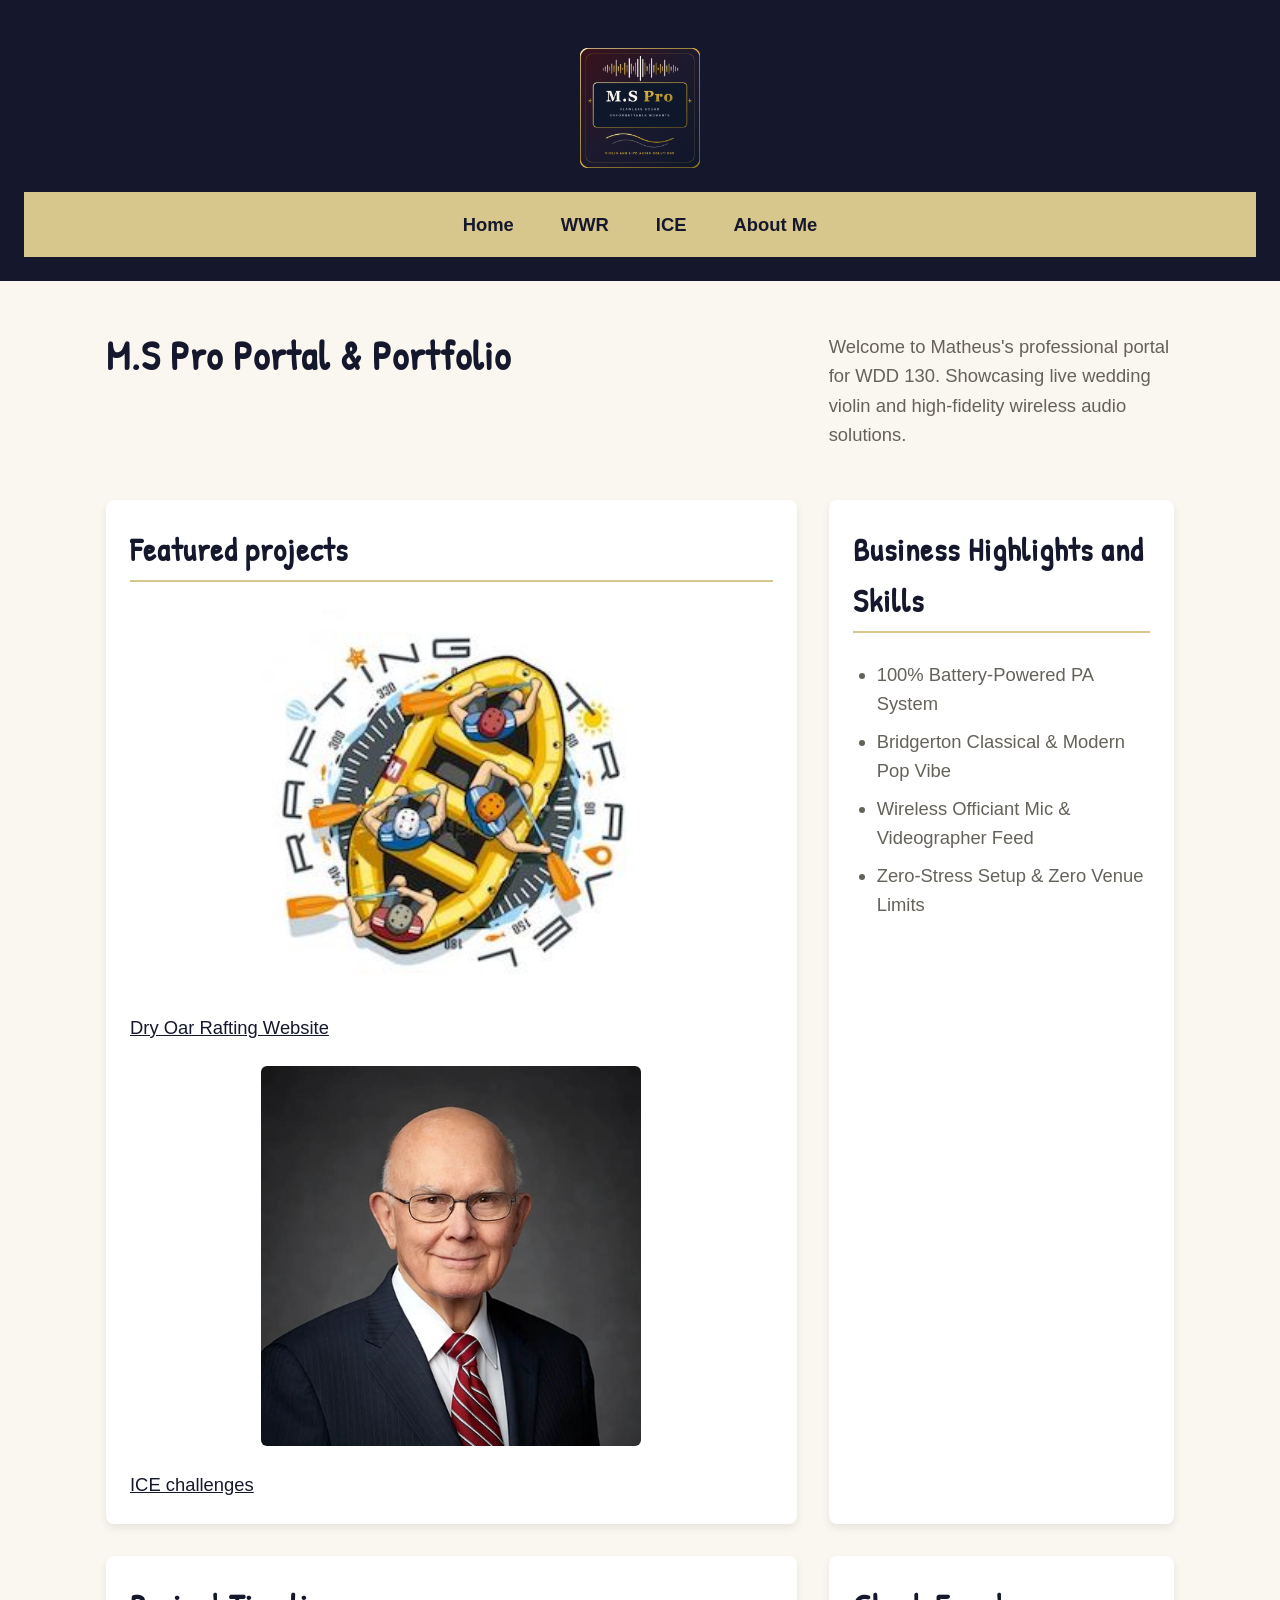
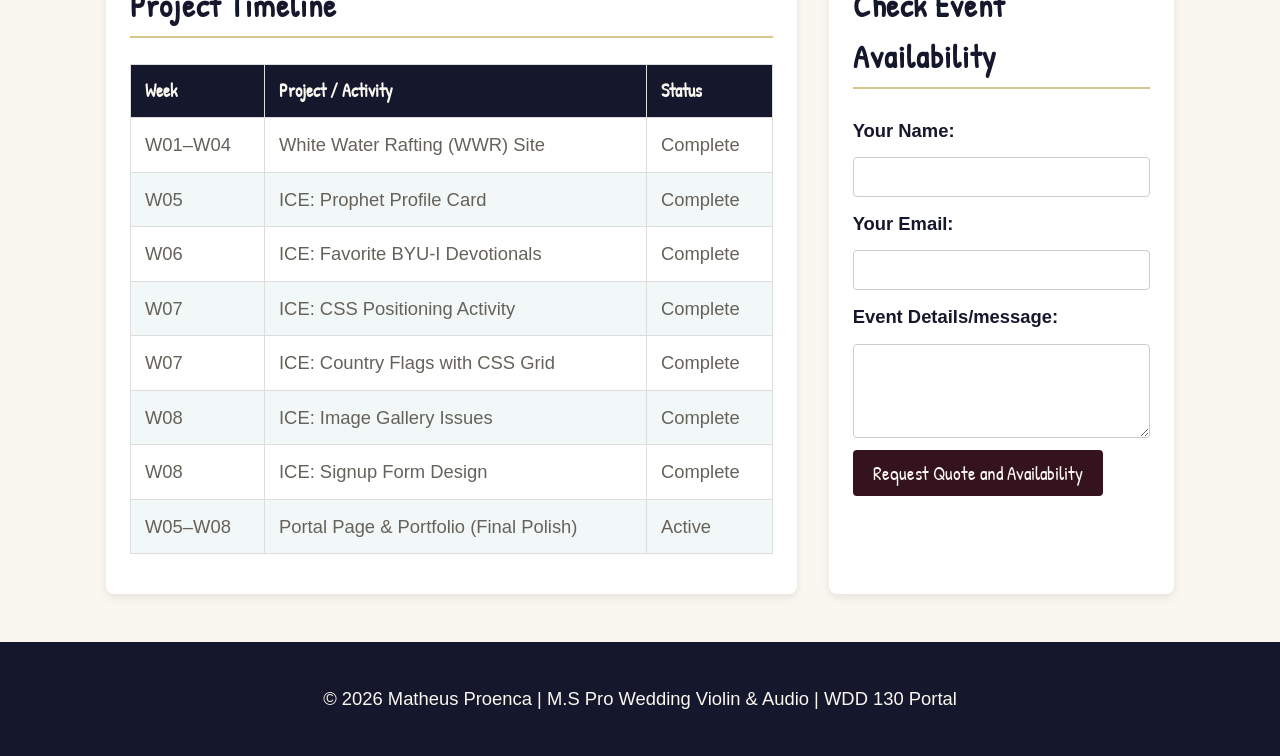
<file: index.html>
<!DOCTYPE html>
<html lang="en">
<head>
    <meta charset="UTF-8">
    <meta name="viewport" content="width=device-width, initial-scale=1.0">
    <title>M.S Pro | Wdd130 Portal Page</title>
    <link rel="stylesheet" href="Portal Page/portalpage.css">
</head>
<body>
    <header>
        <img class="logo" src="Portal Page/My logo 2.png" alt="M.S Pro logo">
        <nav>
            <a href="index.html">Home</a>
            <a href="wwr/index.html">WWR</a>
            <a href="ice.html">ICE</a>
            <a href="about.html">About Me</a>
        </nav>
    </header>
    <main>
        <h1>M.S Pro Portal & Portfolio</h1>
        <p>Welcome to Matheus's professional portal for WDD 130. Showcasing live wedding violin and high-fidelity wireless audio solutions.</p>
        <section class="projects">
            <h2>Featured projects</h2>
            <div class="project-card">
                <img src="wwr/images/raftingcompas.jpg" alt="Dry Oar Rafting Website Preview">
                <a href="wwr/index.html" target="_blank">Dry Oar Rafting Website</a>
            </div>
            <div class="project-card">
                <img src="ice/prophets_cards/dallin_oaks.jpg" alt="ICE challenges">
                <a href="ice/prophets_cards/oaks.html" target="_blank">ICE challenges</a>
            </div>
        </section>
        <section class="services">
            <h2>Business Highlights and Skills</h2>
            <ul>
                <li>100% Battery-Powered PA System</li>
                <li>Bridgerton Classical & Modern Pop Vibe</li>
                <li>Wireless Officiant Mic & Videographer Feed</li>
                <li>Zero-Stress Setup & Zero Venue Limits</li>
            </ul>
        </section>
       <section class="schedule">
            <h2>Project Timeline</h2>
            <table>
                <thead>
                    <tr>
                        <th>Week</th>
                        <th>Project / Activity</th>
                        <th>Status</th>
                    </tr>
                </thead>
                <tbody>
                    <tr>
                        <td>W01–W04</td>
                        <td>White Water Rafting (WWR) Site</td>
                        <td>Complete</td>
                    </tr>
                    <tr>
                        <td>W05</td>
                        <td>ICE: Prophet Profile Card</td>
                        <td>Complete</td>
                    </tr>
                    <tr>
                        <td>W06</td>
                        <td>ICE: Favorite BYU-I Devotionals</td>
                        <td>Complete</td>
                    </tr>
                    <tr>
                        <td>W07</td>
                        <td>ICE: CSS Positioning Activity</td>
                        <td>Complete</td>
                    </tr>
                    <tr>
                        <td>W07</td>
                        <td>ICE: Country Flags with CSS Grid</td>
                        <td>Complete</td>
                    </tr>
                    <tr>
                        <td>W08</td>
                        <td>ICE: Image Gallery Issues</td>
                        <td>Complete</td>
                    </tr>
                    <tr>
                        <td>W08</td>
                        <td>ICE: Signup Form Design</td>
                        <td>Complete</td>
                    </tr>
                    <tr>
                        <td>W05–W08</td>
                        <td>Portal Page & Portfolio (Final Polish)</td>
                        <td>Active</td>
                    </tr>
                </tbody>
            </table>
        </section>
        <section class="contact">
            <h2>Check Event Availability</h2>
            <form action="#">
                <label for="fullname">Your Name:</label>
                <input type="text" id="fullname" name="fullname" required>
                <label for="email">Your Email:</label>
                <input type="email" id="email" name="email" required>
                <label for="message">Event Details/message:</label>
                <textarea name="message" id="message" rows="4"></textarea>
                <button type="submit">Request Quote and Availability</button>
            </form>
        </section>
    </main>
    <footer>
        <p>&copy; 2026 Matheus Proenca | M.S Pro Wedding Violin & Audio | WDD 130 Portal</p>
    </footer>
</body>
</html>
</file>
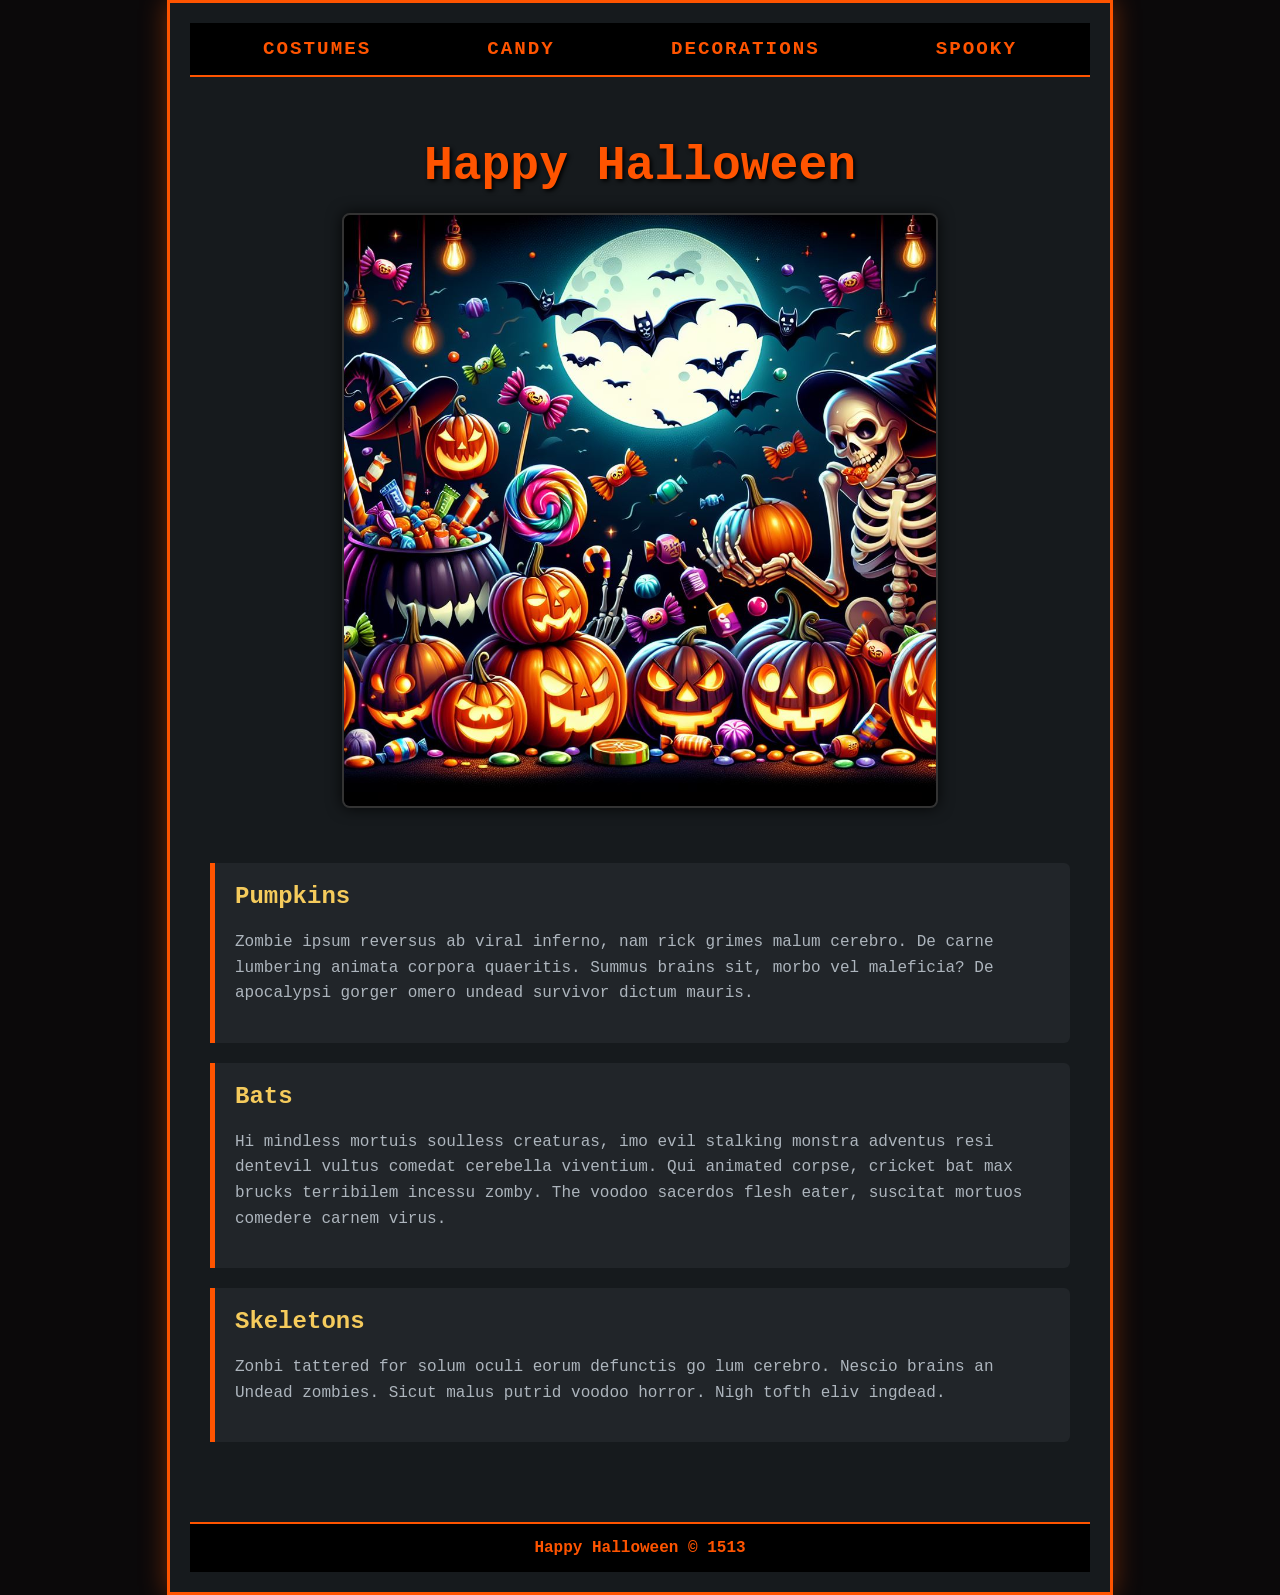
<file: ice/halloween/index.html>
<!-- For this activity you are not allowed to change
 the HTML code, only the CSS -->

<!DOCTYPE html>
<html lang="en">

<head>
    <meta charset="UTF-8">
    <meta name="viewport" content="width=device-width, initial-scale=1.0">
    <title>Document</title>
    <link rel="stylesheet" href="styles/styles.css">
</head>

<body>
    <div id="wrapper">
        <header>
            <nav>
                <ul>
                    <li>Costumes</li>
                    <li>Candy</li>
                    <li>Decorations</li>
                    <li>Spooky</li>
                </ul>
            </nav>
        </header>
        <main>
            <h1>Happy Halloween</h1>
            <img src="images/halloween.png">
            <section>
                <h2>Pumpkins</h2>
                <p>Zombie ipsum reversus ab viral inferno, nam rick grimes
                    malum cerebro. De carne lumbering animata corpora quaeritis.
                    Summus brains sit​​, morbo vel maleficia? De apocalypsi gorger
                    omero undead survivor dictum mauris. </p>
            </section>
            <section>
                <h2>Bats</h2>
                <p>Hi mindless mortuis soulless
                    creaturas, imo evil stalking monstra adventus resi dentevil vultus
                    comedat cerebella viventium. Qui animated corpse, cricket bat max
                    brucks terribilem incessu zomby. The voodoo sacerdos flesh eater,
                    suscitat mortuos comedere carnem virus.</p>
            </section>
            <section>
                <h2>Skeletons</h2>
                <p>Zonbi tattered for solum oculi
                    eorum defunctis go lum cerebro. Nescio brains an Undead zombies. Sicut
                    malus putrid voodoo horror. Nigh tofth eliv ingdead.</p>
            </section>
        </main>
        <footer>
            Happy Halloween &copy; 1513
        </footer>
    </div>
</body>

</html>
</file>
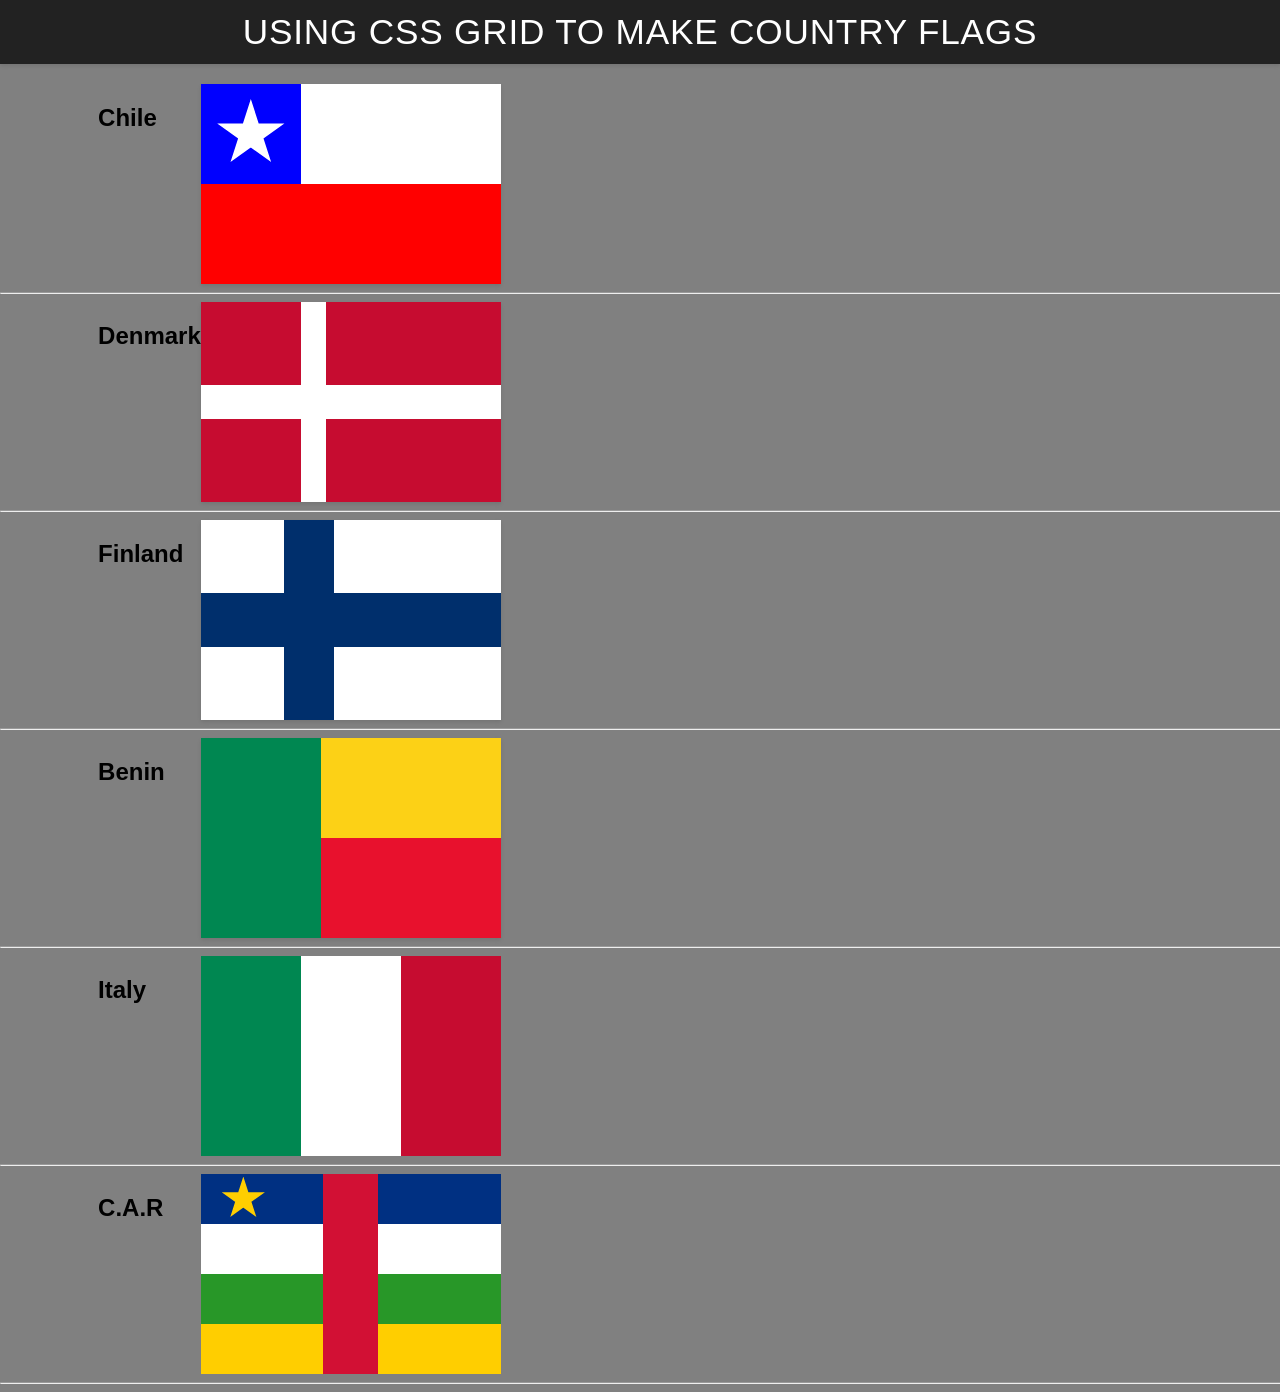
<file: flags.html>
<!DOCTYPE html>
<html lang="en">

<head>
    <meta charset="UTF-8">
    <meta name="viewport" content="width=device-width, initial-scale=1.0">
    <title>Flag</title>
    <link rel="stylesheet" href="ice/grid_flags/flags.css">
</head>

<body>
    <header>
        <h1>Using CSS Grid to make Country Flags</h1>
    </header>
    <main>
        <h2>Chile</h2>
        <div id="chile">
            <div id="blue">
                <div class="star"></div>
            </div>
            <div id="white"></div>
            <div id="red"></div>
        </div>
        <hr>

        <h2>Denmark</h2>
        <div id="denmark">
            <div id="dred1"></div>
            <div id="dred2"></div>
            <div id="dred3"></div>
            <div id="dred4"></div>
        </div>
        <hr>

        <h2>Finland</h2>
        <div id="finland">
            <div id="fwhite1"></div>
            <div id="fwhite2"></div>
            <div id="fwhite3"></div>
            <div id="fwhite4"></div>
        </div>
        <hr>

        <h2>Benin</h2>
        <div id="benin">
            <div id="bgreen"></div>
            <div id="byellow"></div>
            <div id="bred"></div>
        </div>
        <hr>

        <h2>Italy</h2>
        <div id="italy">
            <div id="igreen"></div>
            <div id="ired"></div> 
        </div>
        <hr>

        <h2>C.A.R</h2>
        <div id="car">
        <div id="carblue">
            <div id="car-star"></div>
        </div>
        <div id="carwhite"></div>
        <div id="cargreen"></div>
        <div id="caryellow"></div>
        <div id="carred"></div>
        </div>
        <hr>
    </main>
</body>

</html>
</file>
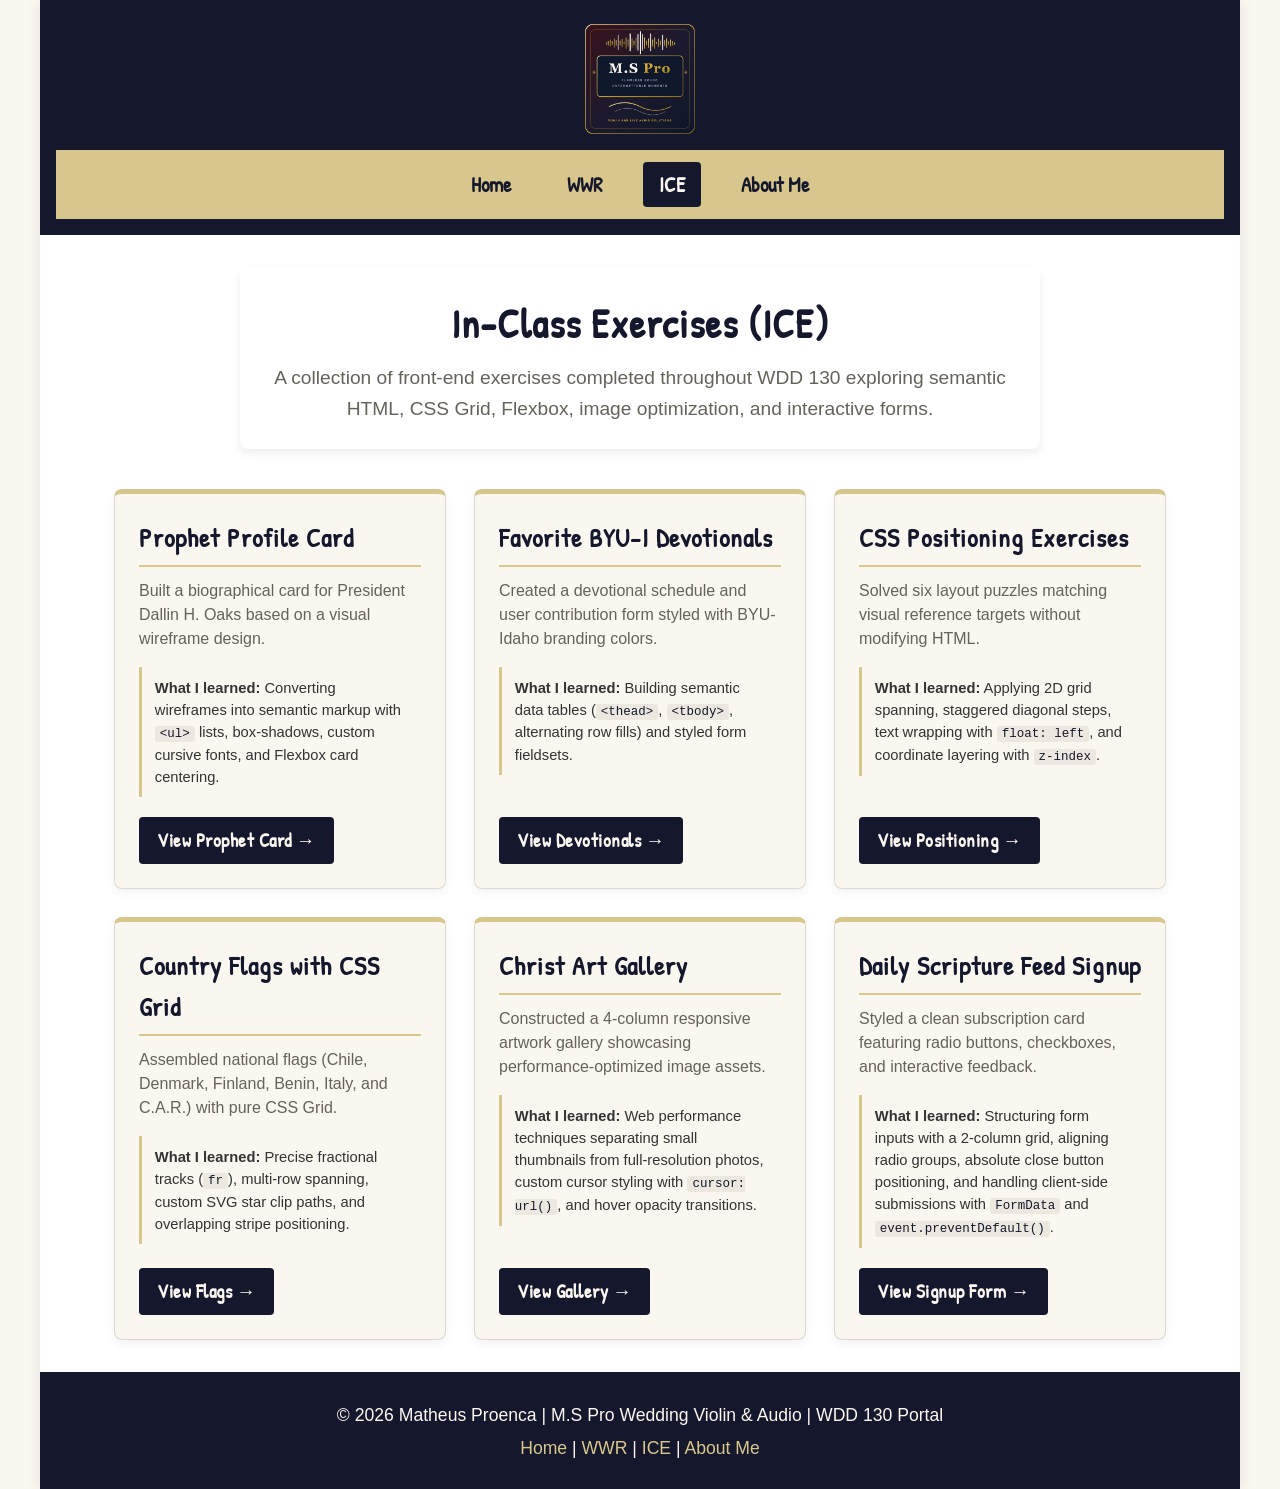
<file: ice.html>
<!DOCTYPE html>
<html lang="en">
<head>
    <meta charset="UTF-8">
    <meta name="viewport" content="width=device-width, initial-scale=1.0">
    <title>In-Class Exercises (ICE) | WDD 130</title>
    
    <!-- 1. Import your portal Google Fonts -->
    <link rel="preconnect" href="https://fonts.googleapis.com">
    <link rel="preconnect" href="https://fonts.gstatic.com" crossorigin>
    <link href="https://fonts.googleapis.com/css2?family=Edu+QLD+Hand:wght@400..700&family=Patrick+Hand&display=swap" rel="stylesheet">
    
    <link rel="stylesheet" href="Portal Page/portalpage.css">
    
    <style>
        :root {
            --bg-color: #FAF6F0;
            --primary-color: #15182C;
            --secondary-color: #D8C78D;
            --accent-color: #34131E;
            --text-color: #65625A;
            --heading-font: "Patrick Hand", sans-serif;
            --body-font: "Edu QLD Hand", cursive, sans-serif;
        }

        * {
            box-sizing: border-box;
        }

        body {
            margin: 0;
            padding: 0;
            font-family: var(--body-font);
            font-size: 1.15rem;
            line-height: 1.6;
            background-color: var(--bg-color);
            color: var(--text-color);
        }

        h1, h2, h3, h4, h5, h6 {
            font-family: var(--heading-font);
            color: var(--primary-color);
            letter-spacing: 1px;
        }

        #content {
            max-width: 1200px;
            margin: 0 auto;
            background-color: #ffffff;
            min-height: 100vh;
            display: flex;
            flex-direction: column;
            box-shadow: 0 0 15px rgba(21, 24, 44, 0.08);
        }

        /* Header & Navigation */
        header {
            background-color: var(--primary-color);
            padding: 1.5rem 1rem 1rem;
            text-align: center;
        }

        .logo {
            width: 110px;
            height: auto;
            display: block;
            margin: 0 auto 1rem auto;
            border-radius: 8px;
        }

        nav {
            display: flex;
            justify-content: center;
            gap: 1.5rem;
            flex-wrap: wrap;
            background-color: var(--secondary-color);
            padding: 0.75rem;
        }

        nav a {
            color: var(--primary-color);
            text-decoration: none;
            font-family: var(--heading-font);
            font-size: 1.3rem;
            padding: 6px 16px;
            border-radius: 4px;
            transition: all 0.2s ease;
        }

        nav a:hover, nav a.active {
            background-color: var(--primary-color);
            color: var(--bg-color);
        }

        /* Main Content */
        .ice-main {
            flex: 1;
            padding: 2.5rem 2rem;
            display: block !important;
        }

        .ice-intro {
            text-align: center;
            max-width: 800px;
            margin: 0 auto 2.5rem auto;
        }

        .ice-intro h1 {
            font-size: 2.5rem;
            margin-top: 0;
            margin-bottom: 0.5rem;
        }

        .ice-intro p {
            font-size: 1.2rem;
            line-height: 1.6;
            margin: 0;
        }

        /* 6-Card Responsive Grid */
        .ice-grid {
            display: grid !important;
            grid-template-columns: repeat(auto-fit, minmax(280px, 1fr)) !important;
            gap: 1.75rem;
            align-items: stretch;
            width: 100%;
        }

        .ice-card {
            background-color: var(--bg-color);
            border: 1px solid rgba(101, 98, 90, 0.2);
            border-top: 5px solid var(--secondary-color);
            border-radius: 8px;
            padding: 1.5rem;
            display: flex;
            flex-direction: column;
            justify-content: space-between;
            box-shadow: 0 4px 10px rgba(21, 24, 44, 0.05);
            transition: transform 0.2s ease, box-shadow 0.2s ease;
        }

        .ice-card:hover {
            transform: translateY(-4px);
            box-shadow: 0 8px 18px rgba(21, 24, 44, 0.12);
            border-top-color: var(--accent-color);
        }

        .ice-card h2 {
            font-size: 1.6rem;
            margin-top: 0;
            margin-bottom: 0.75rem;
            border-bottom: 2px solid var(--secondary-color);
            padding-bottom: 0.4rem;
        }

        .ice-desc {
            font-size: 1.05rem;
            line-height: 1.5;
            color: var(--text-color);
            margin: 0 0 1rem 0;
        }

        .ice-learned {
            background-color: #ffffff;
            border-left: 4px solid var(--secondary-color);
            padding: 0.65rem 0.85rem;
            border-radius: 0 4px 4px 0;
            font-size: 1rem;
            line-height: 1.5;
            color: #333333;
            margin: 0 0 1.25rem 0;
        }

        .ice-learned code {
            font-family: monospace;
            background-color: #ece8df;
            padding: 1px 5px;
            border-radius: 3px;
            font-size: 0.85em;
            color: var(--primary-color);
        }

        .ice-card a.btn {
            align-self: flex-start;
            display: inline-block;
            background-color: var(--primary-color);
            color: var(--bg-color) !important;
            text-decoration: none;
            font-family: var(--heading-font);
            font-size: 1.2rem;
            letter-spacing: 0.5px;
            padding: 8px 18px;
            border-radius: 4px;
            transition: background-color 0.2s ease;
        }

        .ice-card a.btn:hover {
            background-color: var(--accent-color);
            color: #ffffff !important;
        }

        /* Footer */
        footer {
            background-color: var(--primary-color);
            color: var(--bg-color);
            text-align: center;
            padding: 1.5rem 1rem;
            margin-top: auto;
        }

        footer p {
            margin: 0.3rem 0;
            font-size: 1.1rem;
        }

        footer a {
            color: var(--secondary-color);
            text-decoration: none;
        }

        footer a:hover {
            text-decoration: underline;
        }
    </style>
</head>
<body>
    <div id="content">
        <header>
            <a id="logo_link" href="index.html">
                <img class="logo" src="Portal Page/My logo 2.png" alt="M.S Pro Logo">
            </a>
            <nav>
                <a href="index.html">Home</a>
                <a href="wwr/index.html">WWR</a>
                <a href="ice.html" class="active">ICE</a>
                <a href="about.html">About Me</a>
            </nav>
        </header>

        <main class="ice-main">
            <section class="ice-intro">
                <h1>In-Class Exercises (ICE)</h1>
                <p>A collection of front-end exercises completed throughout WDD 130 exploring semantic HTML, CSS Grid, Flexbox, image optimization, and interactive forms.</p>
            </section>

            <div class="ice-grid">
                <article class="ice-card">
                    <div>
                        <h2>Prophet Profile Card</h2>
                        <p class="ice-desc">Built a biographical card for President Dallin H. Oaks based on a visual wireframe design.</p>
                        <p class="ice-learned"><strong>What I learned:</strong> Converting wireframes into semantic markup with <code>&lt;ul&gt;</code> lists, box-shadows, custom cursive fonts, and Flexbox card centering.</p>
                    </div>
                    <a class="btn" href="ice/prophets_cards/oaks.html" target="_blank" rel="noopener noreferrer">View Prophet Card &rarr;</a>
                </article>

                <article class="ice-card">
                    <div>
                        <h2>Favorite BYU-I Devotionals</h2>
                        <p class="ice-desc">Created a devotional schedule and user contribution form styled with BYU-Idaho branding colors.</p>
                        <p class="ice-learned"><strong>What I learned:</strong> Building semantic data tables (<code>&lt;thead&gt;</code>, <code>&lt;tbody&gt;</code>, alternating row fills) and styled form fieldsets.</p>
                    </div>
                    <a class="btn" href="ice/favorite_devo/favdevo.html" target="_blank" rel="noopener noreferrer">View Devotionals &rarr;</a>
                </article>

                <article class="ice-card">
                    <div>
                        <h2>CSS Positioning Exercises</h2>
                        <p class="ice-desc">Solved six layout puzzles matching visual reference targets without modifying HTML.</p>
                        <p class="ice-learned"><strong>What I learned:</strong> Applying 2D grid spanning, staggered diagonal steps, text wrapping with <code>float: left</code>, and coordinate layering with <code>z-index</code>.</p>
                    </div>
                    <a class="btn" href="ice/positioning/positioning.html" target="_blank" rel="noopener noreferrer">View Positioning &rarr;</a>
                </article>

                <article class="ice-card">
                    <div>
                        <h2>Country Flags with CSS Grid</h2>
                        <p class="ice-desc">Assembled national flags (Chile, Denmark, Finland, Benin, Italy, and C.A.R.) with pure CSS Grid.</p>
                        <p class="ice-learned"><strong>What I learned:</strong> Precise fractional tracks (<code>fr</code>), multi-row spanning, custom SVG star clip paths, and overlapping stripe positioning.</p>
                    </div>
                    <a class="btn" href="ice/grid_flags/flags.html" target="_blank" rel="noopener noreferrer">View Flags &rarr;</a>
                </article>

                <article class="ice-card">
                    <div>
                        <h2>Christ Art Gallery</h2>
                        <p class="ice-desc">Constructed a 4-column responsive artwork gallery showcasing performance-optimized image assets.</p>
                        <p class="ice-learned"><strong>What I learned:</strong> Web performance techniques separating small thumbnails from full-resolution photos, custom cursor styling with <code>cursor: url()</code>, and hover opacity transitions.</p>
                    </div>
                    <a class="btn" href="ice/gallery/gallery.html" target="_blank" rel="noopener noreferrer">View Gallery &rarr;</a>
                </article>

                <article class="ice-card">
                    <div>
                        <h2>Daily Scripture Feed Signup</h2>
                        <p class="ice-desc">Styled a clean subscription card featuring radio buttons, checkboxes, and interactive feedback.</p>
                        <p class="ice-learned"><strong>What I learned:</strong> Structuring form inputs with a 2-column grid, aligning radio groups, absolute close button positioning, and handling client-side submissions with <code>FormData</code> and <code>event.preventDefault()</code>.</p>
                    </div>
                    <a class="btn" href="ice/signup/signup.html" target="_blank" rel="noopener noreferrer">View Signup Form &rarr;</a>
                </article>
            </div>
        </main>

        <footer>
            <p>&copy; 2026 Matheus Proenca | M.S Pro Wedding Violin & Audio | WDD 130 Portal</p>
            <p><a href="index.html">Home</a> | <a href="wwr/index.html">WWR</a> | <a href="ice.html">ICE</a> | <a href="about.html">About Me</a></p>
        </footer>
    </div>
</body>
</html>
</file>
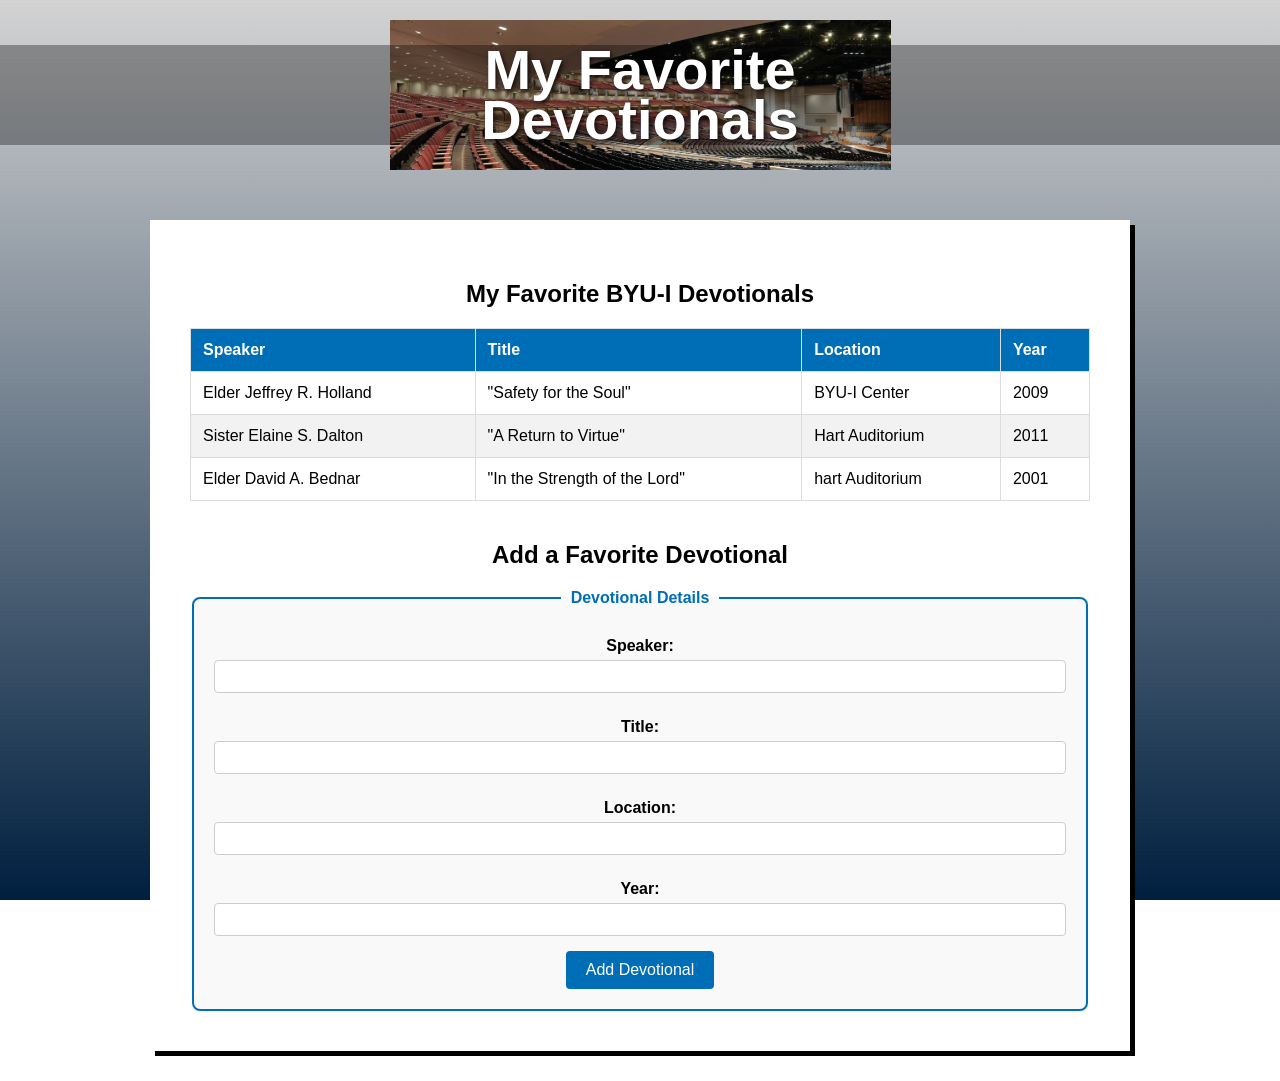
<file: ice/favorite_devo/favdevo.html>
<!DOCTYPE html>
<html lang="en">
<head>
  <meta charset="UTF-8" />
  <meta name="viewport" content="width=device-width, initial-scale=1.0"/>
  <title>My Favorite Devotionals</title>
  <link rel="stylesheet" href="styles/styles.css" />
</head>
<body>
  <div class="container">
    <header class="header">
      <div class="header-image">
        <h1>My Favorite<br>Devotionals</h1>
      </div>
    </header>
    <main>
      <div class="content-box">
       <h2>My Favorite BYU-I Devotionals</h2>
<table class="devo-table">
    <thead>
        <tr>
            <th>Speaker</th>
            <th>Title</th>
            <th>Location</th>
            <th>Year</th>
        </tr>
    </thead>
    <tbody>
        <tr>
            <td>Elder Jeffrey R. Holland</td>
            <td>"Safety for the Soul"</td>
            <td>BYU-I Center</td>
            <td>2009</td>
        </tr>
        <tr>
            <td>Sister Elaine S. Dalton</td>
            <td>"A Return to Virtue"</td>
            <td>Hart Auditorium</td>
            <td>2011</td>
        </tr>
        <tr>
            <td>Elder David A. Bednar</td>
            <td>"In the Strength of the Lord"</td>
            <td>hart Auditorium</td>
            <td>2001</td>
        </tr>
    </tbody>
</table>
<h2>Add a Favorite Devotional</h2>
<form action="#" method="get" class="devo-form">
    <fieldset>
        <legend>Devotional Details</legend>
        
        <label for="speaker">Speaker:</label>
        <input type="text" id="speaker" name="speaker" required>

        <label for="title">Title:</label>
        <input type="text" id="title" name="title" required>

        <label for="location">Location:</label>
        <input type="text" id="location" name="location" required>

        <label for="year">Year:</label>
        <input type="number" id="year" name="year" min="2000" max="2026" required>

        <button type="submit">Add Devotional</button>
    </fieldset>
</form>
      </div>
    </main>
  </div>
</body>
</html>
</file>
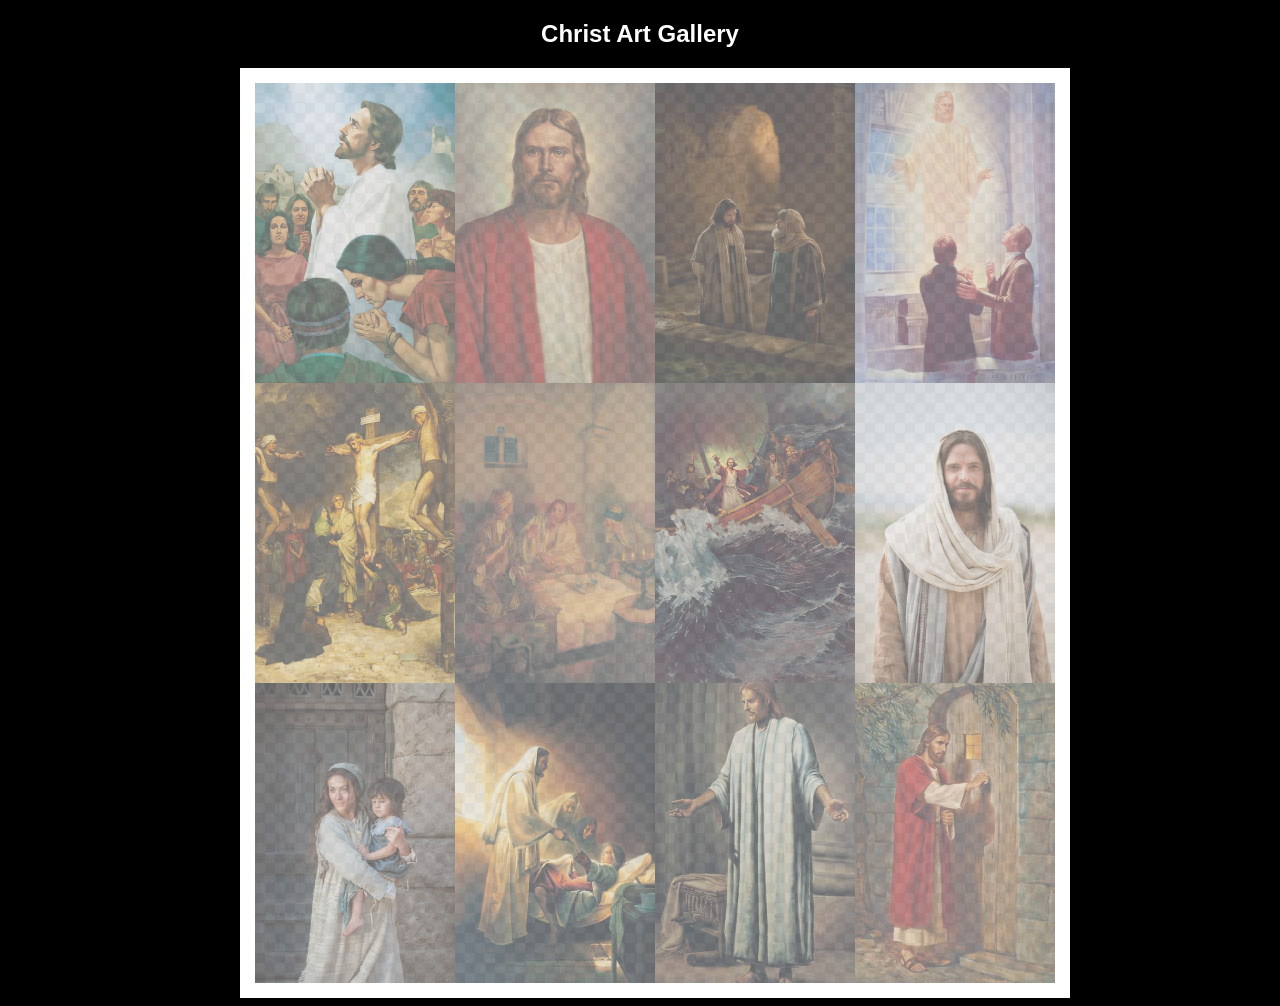
<file: ice/gallery/gallery.html>
<!DOCTYPE html>
<html lang="en">
<head>
    <meta charset="UTF-8">
    <meta name="viewport" content="width=device-width, initial-scale=1.0">
    <title>Images of Christ</title>
    <style>
        body {
            background: black;
        }
        #wrapper {
            width: 800px;
            margin: 0 auto;
        }
        nav {
            color: white;
            text-align: center;
            font-family: Haettenschweiler, 'Arial Narrow Bold', sans-serif;
        }
        #gallery {
            display: grid;
            grid-template-columns: repeat(4, 200px);
            border: 15px solid rgb(255, 255, 255);
            width: 100%;
            background-color: #ddd;
            background-image:
                linear-gradient(45deg, #ccc 26%, transparent 26%), 
                linear-gradient(135deg, #ccc 26%, transparent 26%),
                linear-gradient(45deg, transparent 75%, #ccc 75%),
                linear-gradient(135deg, transparent 75%, #ccc 75%);
            background-size: 20px 20px;
            background-position: 0 0, 10px 0, 10px -10px, 0px 10px; 
        }
        #gallery a {
            cursor: url('images/christus.png'), pointer;
        }
        #gallery img {
            width: 200px;
            height: 300px;
            opacity: 0.5;
            display: block;
            object-fit: cover;
        }
        #gallery img:hover {
            opacity: 1;
        }
    </style>
</head>
<body>
    <div id="wrapper">
        <nav>
            <h1>Christ Art Gallery</h1>
        </nav>
        <main>
            <div id="gallery">
                <a href="images/big/img1.jpg" target="_blank"><img src="images/small/img1.jpg" alt="Christ Artwork 1"></a>
                <a href="images/big/img2.jpg" target="_blank"><img src="images/small/img2.jpg" alt="Christ Artwork 2"></a>
                <a href="images/big/img3.jpg" target="_blank"><img src="images/small/img3.jpg" alt="Christ Artwork 3"></a>
                <a href="images/big/img4.jpg" target="_blank"><img src="images/small/img4.jpg" alt="Christ Artwork 4"></a>
                <a href="images/big/img5.jpg" target="_blank"><img src="images/small/img5.jpg" alt="Christ Artwork 5"></a>
                <a href="images/big/img6.jpg" target="_blank"><img src="images/small/img6.jpg" alt="Christ Artwork 6"></a>
                <a href="images/big/img7.jpg" target="_blank"><img src="images/small/img7.jpg" alt="Christ Artwork 7"></a>
                <a href="images/big/img8.jpg" target="_blank"><img src="images/small/img8.jpg" alt="Christ Artwork 8"></a>
                <a href="images/big/img9.jpg" target="_blank"><img src="images/small/img9.jpg" alt="Christ Artwork 9"></a>
                <a href="images/big/img10.jpg" target="_blank"><img src="images/small/img10.jpg" alt="Christ Artwork 10"></a>
                <a href="images/big/img11.jpg" target="_blank"><img src="images/small/img11.jpg" alt="Christ Artwork 11"></a>
                <a href="images/big/img12.jpg" target="_blank"><img src="images/small/img12.jpg" alt="Christ Artwork 12"></a>
            </div>
        </main>
    </div>
</body>
</html>
</file>
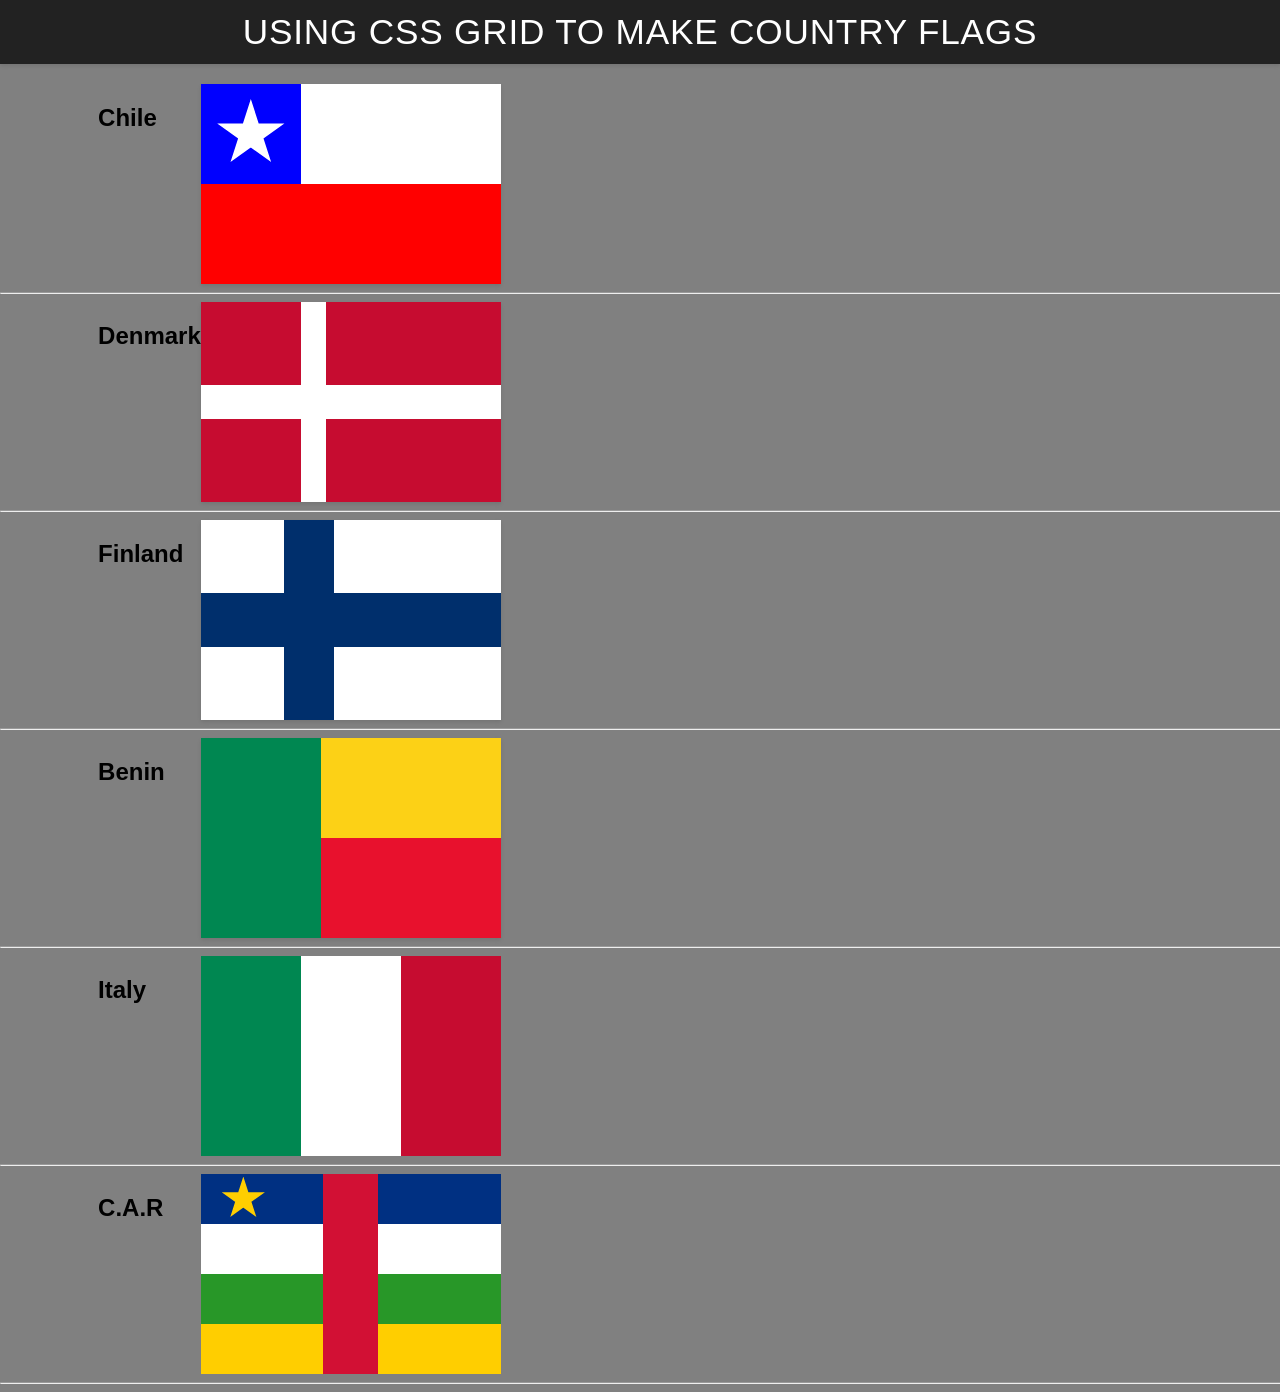
<file: ice/grid_flags/flags.html>
<!DOCTYPE html>
<html lang="en">

<head>
    <meta charset="UTF-8">
    <meta name="viewport" content="width=device-width, initial-scale=1.0">
    <title>Flag</title>
    <link rel="stylesheet" href="flags.css">
</head>

<body>
    <header>
        <h1>Using CSS Grid to make Country Flags</h1>
    </header>
    <main>
        <h2>Chile</h2>
        <div id="chile">
            <div id="blue">
                <div class="star"></div>
            </div>
            <div id="white"></div>
            <div id="red"></div>
        </div>
        <hr>

        <h2>Denmark</h2>
        <div id="denmark">
            <div id="dred1"></div>
            <div id="dred2"></div>
            <div id="dred3"></div>
            <div id="dred4"></div>
        </div>
        <hr>

        <h2>Finland</h2>
        <div id="finland">
            <div id="fwhite1"></div>
            <div id="fwhite2"></div>
            <div id="fwhite3"></div>
            <div id="fwhite4"></div>
        </div>
        <hr>

        <h2>Benin</h2>
        <div id="benin">
            <div id="bgreen"></div>
            <div id="byellow"></div>
            <div id="bred"></div>
        </div>
        <hr>

        <h2>Italy</h2>
        <div id="italy">
            <div id="igreen"></div>
            <div id="ired"></div> 
        </div>
        <hr>

        <h2>C.A.R</h2>
        <div id="car">
        <div id="carblue">
            <div id="car-star"></div>
        </div>
        <div id="carwhite"></div>
        <div id="cargreen"></div>
        <div id="caryellow"></div>
        <div id="carred"></div>
        </div>
        <hr>
    </main>
</body>

</html>
</file>
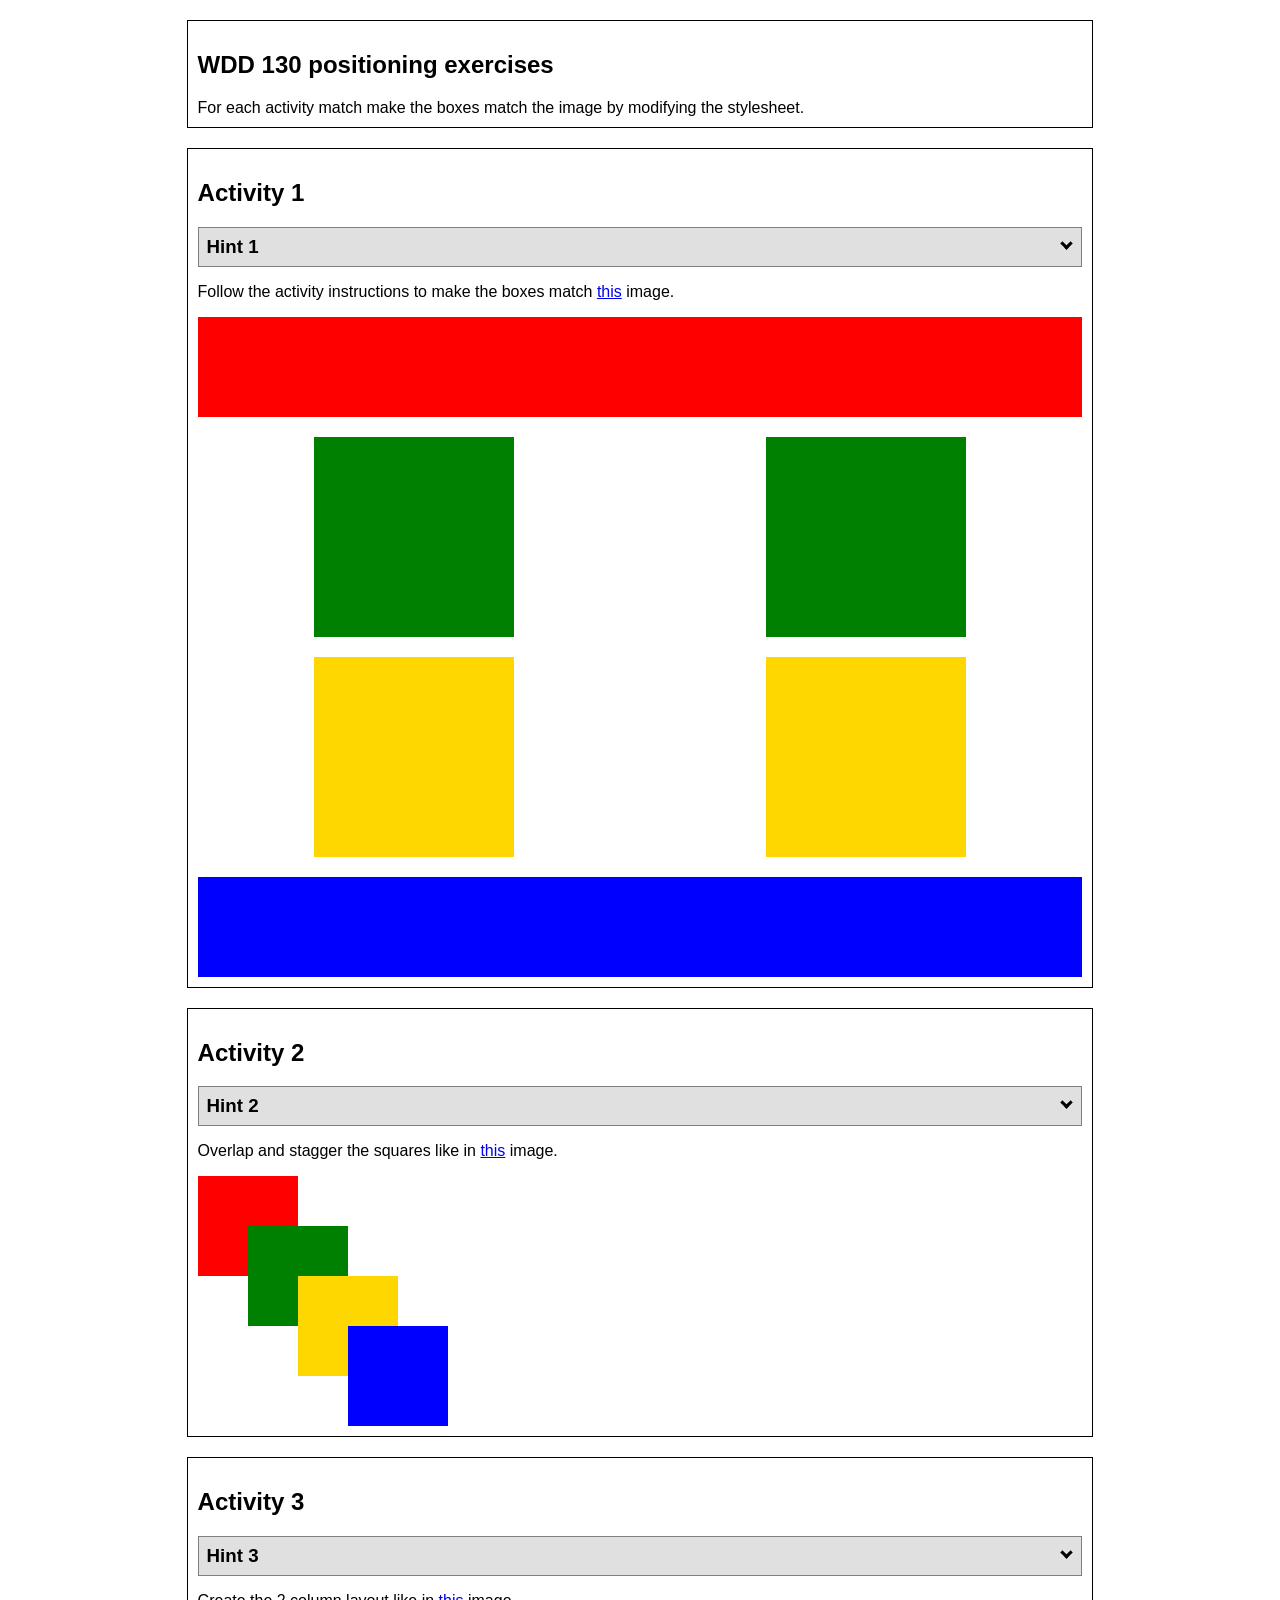
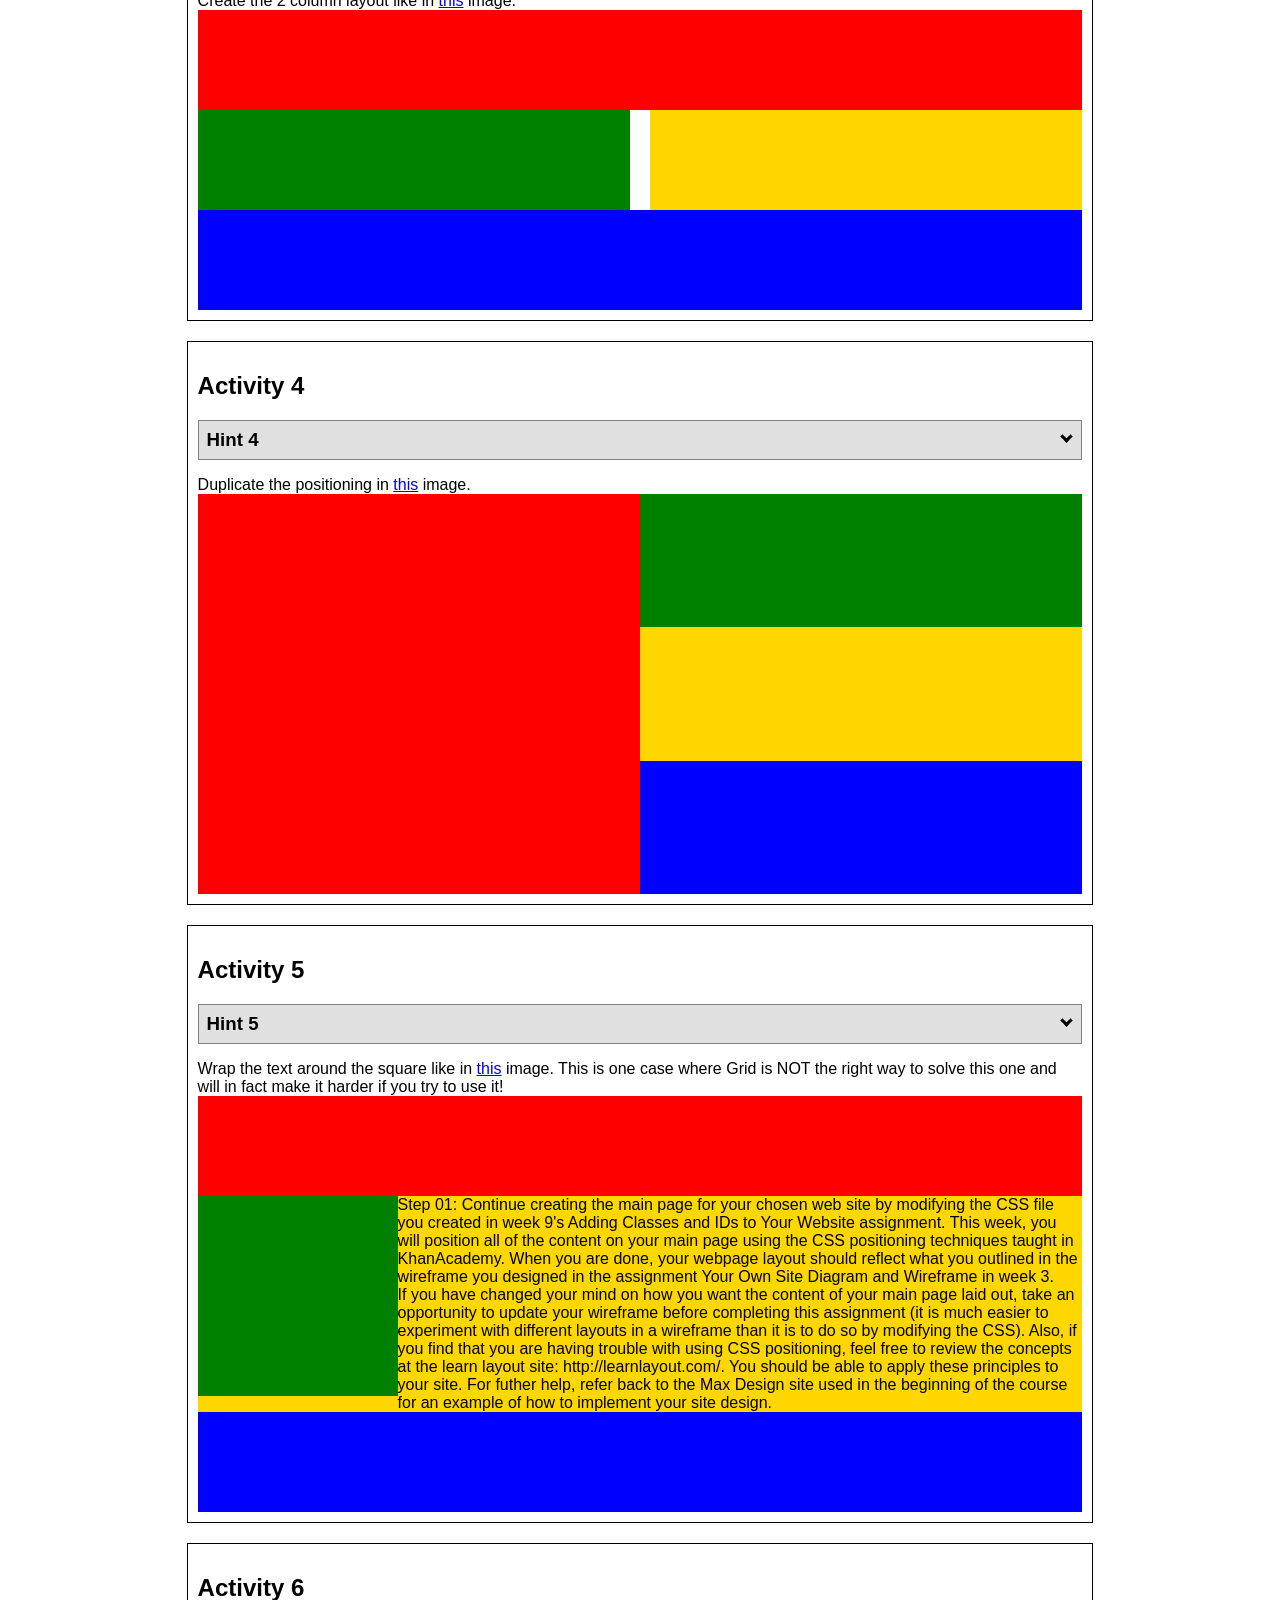
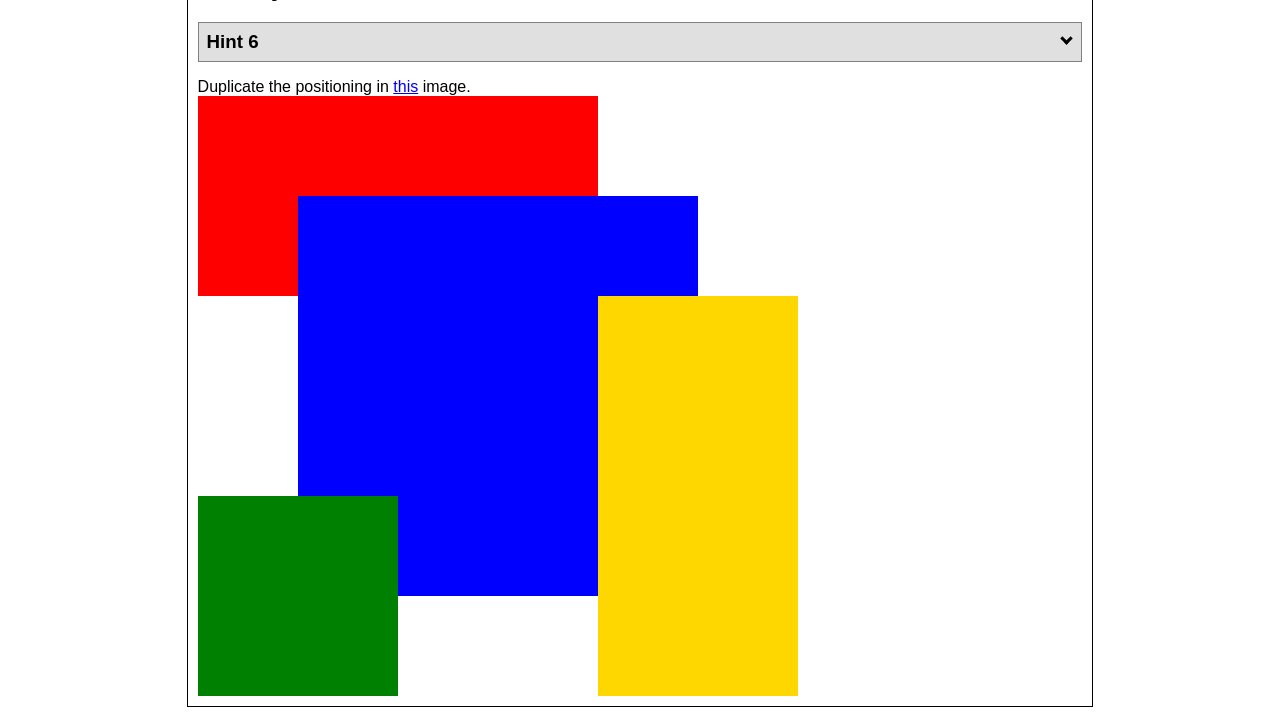
<file: ice/positioning/positioning.html>
<!DOCTYPE html>
<html lang="en">
  <head>
    <!-- HTML - Name: positioning.html -->
    <title>Positioning Activity</title>
    <link rel="stylesheet" type="text/css" href="positionstyles.css" />
  </head>
  <body>
    <div class="activity">
      <h2>WDD 130 positioning exercises</h2>
      For each activity match make the boxes match the image by modifying the stylesheet.</div>
    <div class="activity">
      <h2>Activity 1</h2>
      <section class="hint"><input type="checkbox" ><i></i> <h3>Hint 1</h3><div><p>Use the activity instructions for the firt activity</a></p></div></section>
      <p>Follow the activity instructions to make the boxes match  <a href="images/example1.png" target="_blank">this</a> image.</p>
      <div class="content1" >
        <div class="red1" ></div>
        <div class="green1" ></div>
        <div class="green1" ></div>
        <div class="yellow1"></div>
        <div class="yellow1"></div>
        <div class="blue1"></div>
      </div>
    </div>
    <div class="activity">
      <h2>Activity 2</h2>
      <section class="hint"><input type="checkbox" > <h3>Hint 2</h3><i></i><div>
      <ul>
      <li>grid-template-columns: 50px 50px 50px 50px 50px </li></ul></div></section>
      <p>Overlap and stagger the squares like in <a href="images/example2.png" target="_blank">this</a> image.</p>
      <div class="content2" >
        <div class="red2" ></div>
        <div class="green2" ></div>
        <div class="yellow2"></div>
        <div class="blue2"></div>
      </div>
    </div>
    <div class="activity">
      <h2>Activity 3</h2>
      <section class="hint"><input type="checkbox" > <h3>Hint 3</h3><i></i><div><p>This one is going to be best solved with CSS Grid. Remember to make the boxes the right width first...then start moving them around. </p><h4>Properties used:</h4><ul><li>display:grid;</li><li>grid-template-columns:</li><li>grid-column-gap:</li>
        <li>grid-column:</li>  </ul></div></section>
      Create the 2 column layout like in <a href="images/example3.png" target="_blank">this</a>  image.
      <div class="content3" >
        <div class="red3" ></div>
        <div class="green3" ></div>
        <div class="yellow3"></div>
        <div class="blue3"></div>
      </div>
    </div>
    <div class="activity">
      <h2>Activity 4</h2>
      <section class="hint"><input type="checkbox" > <h3>Hint 4</h3><i></i><div><p>For the others we have been primarily concerned with width. For this one you will need to adjust height as well. </p><h4>Properties used:</h4><ul><li>display:grid;</li><li>grid-template-columns:</li><li>grid-row:</li></ul></div></section>
      Duplicate the positioning in <a href="images/example4.png" target="_blank">this</a> image. 
      <div class="content4" >
        <div class="red4" ></div>
        <div class="green4" ></div>
        <div class="yellow4"></div>
        <div class="blue4"></div>
      </div>
    </div>

    <div class="activity">
      <h2>Activity 5</h2>
      <section class="hint"><input type="checkbox" > <h3>Hint 5</h3><i></i><div><p>Grid is <strong>not</strong> the right way to do this.  In fact there is only one way to really do that...and that is with float. Remember that we float the thing we want the text to wrap around.  Also remember to start by making all the shapes the right size and shape.</p><h4>Properties used:</h4><ul><li>float: left;</li></ul></div></section>
      Wrap the text around the square like in <a href="images/example5.png" target="_blank">this</a> image. This is one case where Grid is NOT the right way to solve this one and will in fact make it harder if you try to use it!
      <div class="content5" >
        <div class="red5" ></div>
        <div class="green5" ></div>
        <div class="yellow5">Step 01: Continue creating the main page for your chosen web site by modifying the CSS file you created in week 9's Adding Classes and IDs to Your Website assignment. This week, you will position all of the content on your main page using the CSS positioning techniques taught in KhanAcademy. When you are done, your webpage layout should reflect what you outlined in the wireframe you designed in the assignment Your Own Site Diagram and Wireframe in week 3. <br />
          If you have changed your mind on how you want the content of your main page laid out, take an opportunity to update your wireframe before completing this assignment (it is much easier to experiment with different layouts in a wireframe than it is to do so by modifying the CSS). Also, if you find that you are having trouble with using CSS positioning, feel free to review the concepts at the learn layout site: http://learnlayout.com/. You should be able to apply these principles to your site. For futher help, refer back to the Max Design site used in the beginning of the course for an example of how to implement your site design.</div>
        <div class="blue5"></div>
      </div>
    </div>
    <div class="activity">
      <h2>Activity 6</h2>
      <section class="hint"><input type="checkbox" > <h3>Hint 6</h3><i></i><div><p>This one is all about visualizing the grid behind the layout. If you are having a hard time doing that first: all the sizes are even multiples of 100, and second here is another example with the lines drawn: <a href="images/example6-hint.png" target="_blank">example 6 with lines</a>. For this one you will find it easiest if you use px for the column width. You can also use <kbd>z-index</kbd> to control the element layering.    </p><h4>Properties used:</h4><ul><li>display:grid;</li><li>grid-template-columns:</li><li>grid-column:</li><li>grid-row:</li><li><a href="https://www.w3schools.com/cssref/pr_pos_z-index.asp" target="_blank">z-index:</a></li></ul></div></section>
      Duplicate the positioning in <a href="images/example6.png" target="_blank">this</a> image.
      <div class="content6" >
        <div class="red6" ></div>
        <div class="green6" ></div>
        <div class="yellow6"></div>
        <div class="blue6"></div>
      </div>
    </div>
  </body>
</html>
</file>
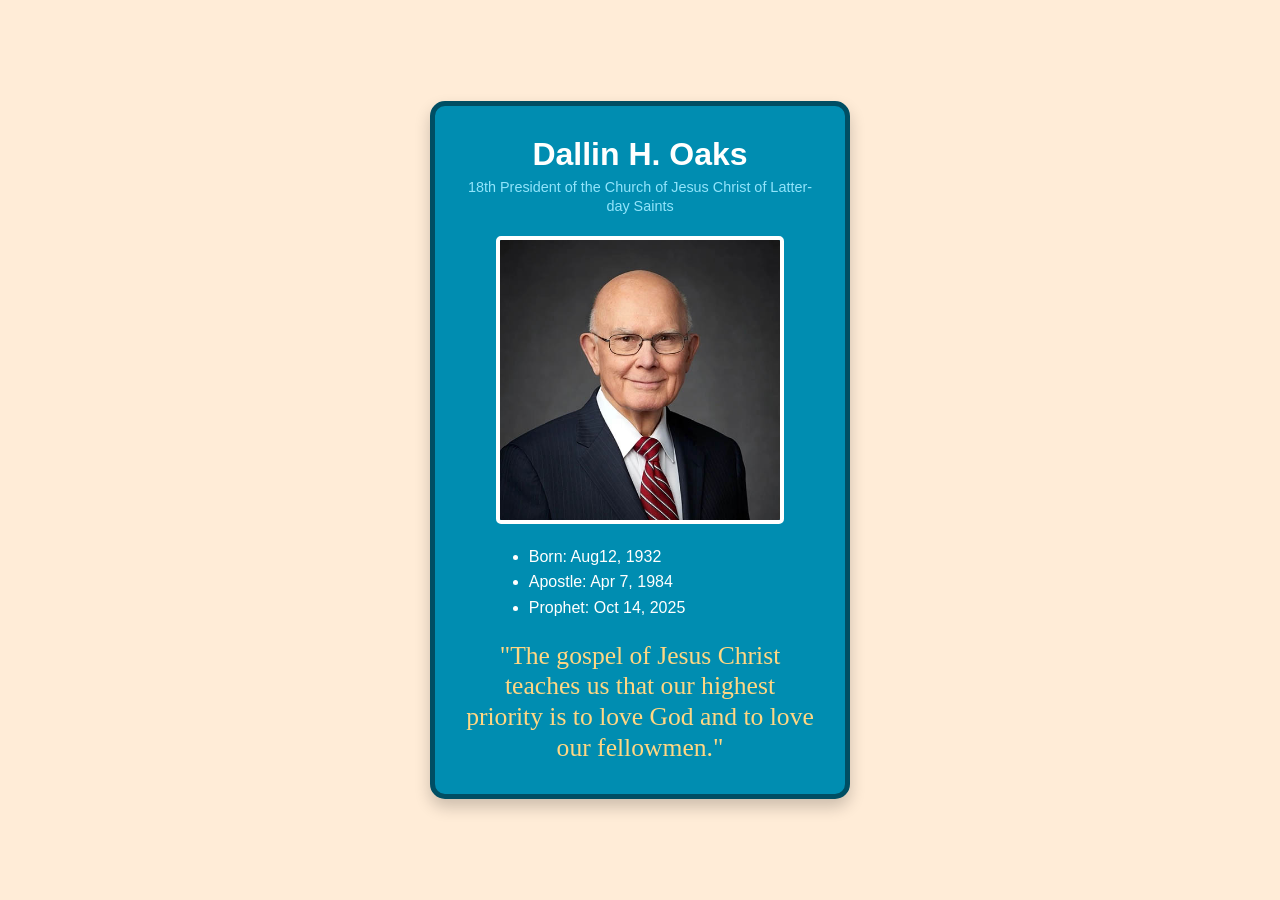
<file: ice/prophets_cards/oaks.html>
<!DOCTYPE html>
<html lang="en">
<head>
    <meta charset="UTF-8">
    <meta name="viewport" content="width=device-width, initial-scale=1.0">
    <title>Prophet Card - Dallin H. Oaks</title>
    <link rel="stylesheet" href="oaks.css">
</head>
<body>
    <main class="card">
        <h1>Dallin H. Oaks</h1>
        <a href="https://www.churchofjesuschrist.org" target="_blank" class="subtitle">
            18th President of the Church of Jesus Christ of Latter-day Saints
        </a>
        <img src="dallin_oaks.jpg" alt="Portrait of Dallin H. Oaks">
        <ul>
            <li>Born: Aug12, 1932</li>
            <li>Apostle: Apr 7, 1984</li>
            <li>Prophet: Oct 14, 2025</li>
        </ul>
        <p class="quote">"The gospel of Jesus Christ teaches us that our highest priority is to love God and to love our fellowmen."</p>
    </main>
</body>
</html>
</file>
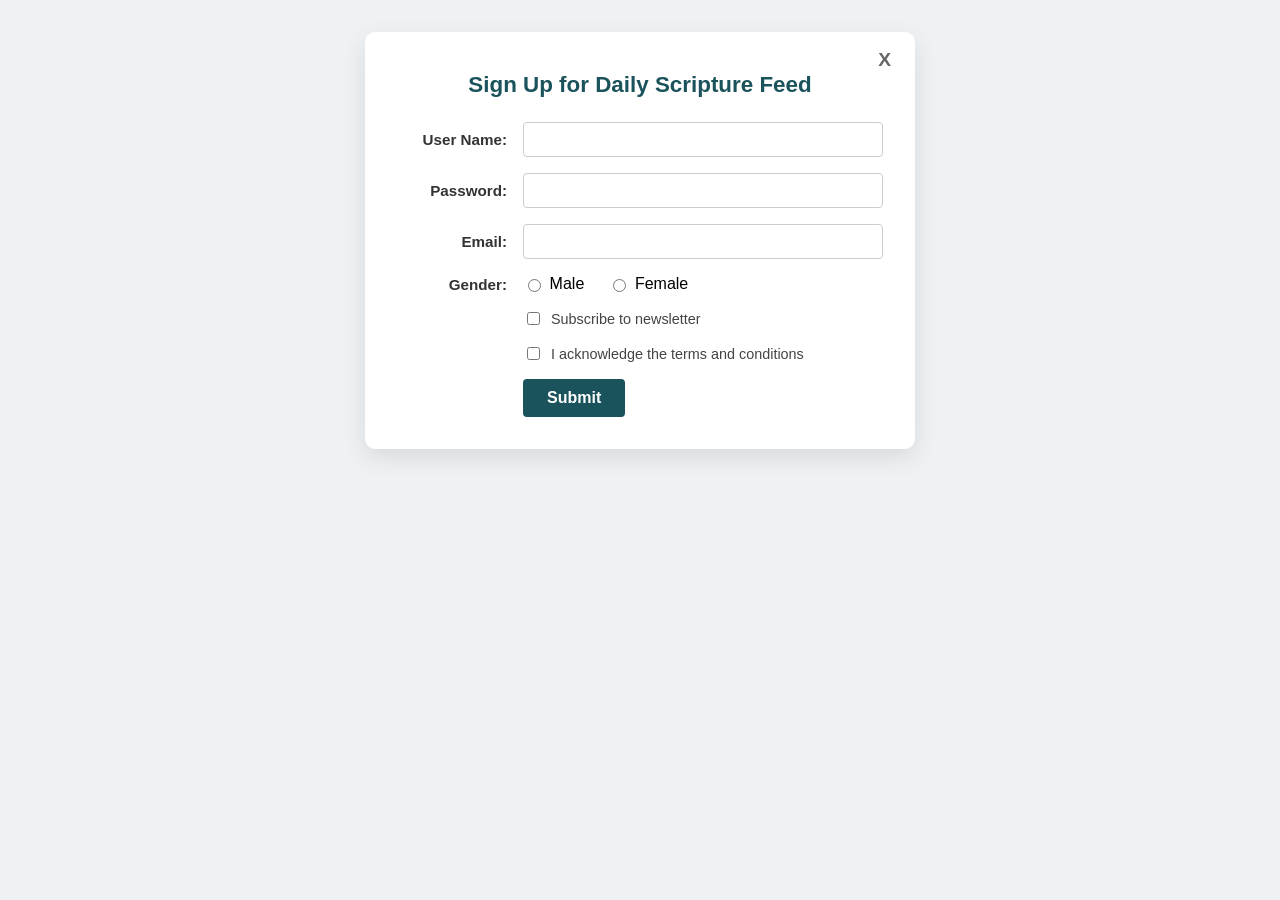
<file: ice/signup/signup.html>
<!DOCTYPE html>
<html lang="en">

<head>
    <meta charset="UTF-8">
    <meta name="viewport" content="width=device-width, initial-scale=1.0">
    <title>Daily Feed Sign Up</title>
    <link rel="stylesheet" href="signup.css">
</head>
<body>
    <main class="signup-container">
        <div id="formContainer">
            <button type="button" id="closeBtn">X</button>
            
            <h3>Sign Up for Daily Scripture Feed</h3>

            <form id="myForm">
                <label for="username">User Name:</label>
                <input type="text" id="username" name="username" required>

                <label for="password">Password:</label>
                <input type="password" id="password" name="password" required>

                <label for="email">Email:</label>
                <input type="email" id="email" name="email" required>

                <label>Gender:</label>
                <div class="radio-group">
                    <label for="male"><input type="radio" id="male" name="gender" value="male" required> Male</label>
                    <label for="female"><input type="radio" id="female" name="gender" value="female" required> Female</label>
                </div>

                <section class="full-col checkbox-group">
                    <input type="checkbox" id="newsletter" name="newsletter">
                    <label for="newsletter">Subscribe to newsletter</label>
                </section>

                <section class="full-col checkbox-group">
                    <input type="checkbox" id="conditions" name="conditions" required>
                    <label for="conditions">I acknowledge the terms and conditions</label>
                </section>

                <section class="full-col button-group">
                    <button type="submit">Submit</button>
                </section>
            </form>
        </div> 
    </main>

    <div id="output"></div>

    <script>
        document.getElementById("closeBtn").addEventListener("click", function () {
            document.getElementById("formContainer").style.display = "none";
        });

        const form = document.getElementById('myForm');
        const output = document.getElementById('output');

        form.addEventListener('submit', function (event) {
            event.preventDefault(); // Stop form from actually submitting

            const formData = new FormData(form);
            const entries = [];

            for (const [key, value] of formData.entries()) {
                if (key == "password") {
                    entries.push(`<strong>${key}</strong>: ${value} (you should probably encrypt the password)`);
                } else {
                    entries.push(`<strong>${key}</strong>: ${value}`);
                }
            }

            output.innerHTML = `
            <br>  
            <h3>Here is the data that would be sent to the server:</h3>
            <ul>
                ${entries.map(item => `<li>${item}</li>`).join('')}
            </ul>
            `;
        });
    </script>
</body>
</html>
</file>
<file: Portal Page/portalpage.css>
@import url('https://fonts.googleapis.com/css2?family=Edu+QLD+Hand:wght@400..700&family=Patrick+Hand&display=swap');

:root {
    --primary-color: #15182C;
    --secondary-color: #D8C78D;
    --accent-color: #34131E;
    --bg-color: #FAF6F0;
    --text-color: #65625A;
    --heading-font: "Patrick Hand", sans-serif;
    --body-font: "Edu QLD Hand", cursive, sans-serif;
}
* {
    box-sizing: border-box;
}

body {
    margin: 0;
    padding: 0;
    background-color: var(--bg-color);
    color: var(--text-color);
    font-family: var(--body-font);
    font-size: 1.15rem;
    line-height: 1.6;
}

h1, h2, h3, h4, h5, h6 {
    font-family: var(--heading-font);
    color: var(--primary-color);
    letter-spacing: 1px;
}

h1 {
    font-size: 2.5rem;
    margin: 10px 0;
}

h2 {
    font-size: 2rem;
    border-bottom: 2px solid var(--secondary-color);
    padding-bottom: 5px;
    margin-top: 0;
}

header {
    background-color: var(--primary-color);
    color: var(--bg-color);
    padding: 1.5rem;
    text-align: center;
}

header h1 {
    color: var(--bg-color);
}

nav {
    display: flex;
    justify-content: center;
    gap: 15px;
    background-color: var(--secondary-color);
    padding: 10px;
}

nav a {
    color: var(--primary-color);
    text-decoration: none;
    font-weight: bold;
    padding: 8px 16px;
    border-radius: 4px;
    transition: background-color 0.3s, color 0.3s;
}

nav a:hover {
    background-color: var(--accent-color);
    color: var(--bg-color);
}

main {
    max-width: 1100px;
    margin: 2rem auto;
    padding: 0 1rem;
    display: grid;
    grid-template-columns: 2fr 1fr;
    gap: 2rem;
}

/* Card sections */
section {
    background-color: #ffffff;
    padding: 1.5rem;
    border-radius: 8px;
    box-shadow: 0 4px 8px rgba(0, 0, 0, 0.08);
}

.full-width {
    grid-column: 1 / -1;
}

.logo {
    width: 120px;
    max-width: 100%;
    height: auto;
    display: block;
    margin: 1.5rem auto;
}
img {
    width: 380px;
    max-width: 100%;
    height: auto;
    display: block;
    border-radius: 6px;
    margin: 1.5rem auto;
}
a {
    color: var(--primary-color);
}

a:hover {
    color: var(--accent-color);
}

ul, ol {
    padding-left: 1.5rem;
}

li {
    margin-bottom: 0.5rem;
}


table {
    width: 100%;
    border-collapse: collapse;
    margin: 1rem 0;
}

th, td {
    padding: 12px 14px;
    border: 1px solid #ddd;
    text-align: left;
}

th {
    background-color: var(--primary-color);
    color: var(--bg-color);
    font-family: var(--heading-font);
    font-size: 1.1rem;
}

tr:nth-child(even) {
    background-color: #f2f7f7;
}

form {
    display: flex;
    flex-direction: column;
    gap: 12px;
    margin-top: 1rem;
}

label {
    font-weight: bold;
    color: var(--primary-color);
}

input, textarea, select {
    width: 100%;
    padding: 10px;
    border: 1px solid #ccc;
    border-radius: 4px;
    font-family: inherit;
    font-size: 1rem;
}

input:focus, textarea:focus, select:focus {
    outline: 2px solid var(--secondary-color);
    border-color: transparent;
}

button, input[type="submit"] {
    background-color: var(--accent-color);
    color: var(--bg-color);
    border: none;
    padding: 10px 20px;
    font-family: var(--heading-font);
    font-size: 1.2rem;
    border-radius: 4px;
    cursor: pointer;
    transition: background-color 0.3s;
    align-self: flex-start;
}

button:hover, input[type="submit"]:hover {
    background-color: var(--primary-color);
}

/* --- Footer --- */
footer {
    background-color: var(--primary-color);
    color: var(--bg-color);
    text-align: center;
    padding: 1.5rem;
    margin-top: 3rem;
}

footer a {
    color: var(--secondary-color);
    text-decoration: none;
}

footer a:hover {
    text-decoration: underline;
}

/* --- Responsive Layout for Mobile Devices --- */
@media (max-width: 768px) {
    main {
        grid-template-columns: 1fr;
    }

    nav {
        flex-direction: column;
        align-items: center;
    }
}
/* =========================================
   ICE Page Layout Overrides
========================================= */

/* 1. Override the 2-column sidebar layout on <main> */
main.ice-main {
    display: block !important;
    max-width: 1100px;
    margin: 2rem auto;
    padding: 0 1.5rem;
}

/* 2. Full-width intro header */
.ice-intro {
    text-align: center;
    max-width: 800px;
    margin: 0 auto 3rem auto;
}

.ice-intro h1 {
    font-size: 2.5rem;
    margin-bottom: 0.5rem;
}

.ice-intro p {
    font-size: 1.15rem;
    line-height: 1.6;
}

/* 3. Turn the ICE cards container into a true multi-column grid */
.ice-grid {
    display: grid !important;
    grid-template-columns: repeat(auto-fit, minmax(240px, 1fr)) !important;
    gap: 1.5rem;
    width: 100%;
}

/* 4. Format each challenge into a clean card */
.ice-card {
    background-color: #ffffff;
    border: 1px solid rgba(101, 98, 90, 0.25);
    border-top: 5px solid var(--secondary-color, #D8C78D);
    border-radius: 8px;
    padding: 1.5rem;
    display: flex;
    flex-direction: column;
    justify-content: space-between;
    box-shadow: 0 4px 10px rgba(21, 24, 44, 0.08);
    transition: transform 0.2s ease, box-shadow 0.2s ease;
}

.ice-card:hover {
    transform: translateY(-4px);
    box-shadow: 0 8px 18px rgba(21, 24, 44, 0.16);
    border-top-color: var(--accent-color, #34131E);
}

.ice-card h2 {
    font-size: 1.35rem;
    margin-top: 0;
    margin-bottom: 0.75rem;
    border-bottom: 2px solid var(--secondary-color, #D8C78D);
    padding-bottom: 4px;
}

.ice-card .ice-desc {
    font-size: 1rem;
    line-height: 1.5;
    margin-bottom: 1rem;
}

.ice-card .ice-learned {
    background-color: var(--bg-color, #FAF6F0);
    border-left: 3px solid var(--secondary-color, #D8C78D);
    padding: 0.6rem 0.8rem;
    border-radius: 0 4px 4px 0;
    font-size: 0.92rem;
    line-height: 1.5;
    margin-bottom: 1.25rem;
}

.ice-card a {
    align-self: flex-start;
    display: inline-block;
    background-color: var(--primary-color, #15182C);
    color: var(--bg-color, #FAF6F0) !important;
    text-decoration: none;
    font-weight: bold;
    font-size: 0.95rem;
    padding: 8px 16px;
    border-radius: 4px;
    transition: background-color 0.2s ease;
}

.ice-card a:hover {
    background-color: var(--accent-color, #34131E);
}
</file>
<file: ice/halloween/styles/styles.css>
/* General Page Reset & Spooky Atmosphere */
body {
    background-color: #0b090a;
    color: #e5e5e5;
    font-family: 'Creepster', 'Courier New', Courier, monospace, sans-serif;
    margin: 0;
    padding: 0;
}

#wrapper {
    max-width: 900px;
    margin: 0 auto;
    background-color: #161a1d;
    border: 3px solid #ff5400;
    box-shadow: 0 0 25px rgba(255, 84, 0, 0.4);
    padding: 20px;
}

/* Header & Spooky Navigation Bar */
header {
    background-color: #000;
    padding: 15px;
    border-bottom: 2px solid #ff5400;
}

nav ul {
    list-style-type: none;
    display: flex;
    justify-content: space-around;
    padding: 0;
    margin: 0;
}

nav ul li {
    color: #ff5400;
    font-weight: bold;
    font-size: 1.2rem;
    text-transform: uppercase;
    letter-spacing: 2px;
    cursor: pointer;
    transition: color 0.3s ease;
}

nav ul li:hover {
    color: #f5cb5c;
    text-shadow: 0 0 8px #ff5400;
}

/* Main Content Styling */
main {
    text-align: center;
    padding: 30px 20px;
}

h1 {
    color: #ff5400;
    font-size: 3rem;
    text-shadow: 2px 2px 4px #000;
    margin-bottom: 20px;
}

main img {
    max-width: 100%;
    height: auto;
    border: 2px solid #333;
    border-radius: 8px;
    box-shadow: 0 0 15px rgba(0, 0, 0, 0.8);
    margin-bottom: 30px;
}

/* Sections (Pumpkins, Bats, Skeletons) */
section {
    background-color: #212529;
    border-left: 5px solid #ff5400;
    margin: 20px 0;
    padding: 20px;
    text-align: left;
    border-radius: 0 6px 6px 0;
}

h2 {
    color: #f5cb5c;
    margin-top: 0;
}

p {
    color: #adb5bd;
    line-height: 1.6;
}

/* Footer Styling */
footer {
    text-align: center;
    padding: 15px;
    background-color: #000;
    color: #ff5400;
    font-weight: bold;
    border-top: 2px solid #ff5400;
    margin-top: 30px;
}
</file>
<file: ice/grid_flags/flags.css>
body {
            margin: 0;
            font-family: 'Helvetica Neue', sans-serif;
            background-color: gray;
        }

        header {
            background-color: #222;
            color: #fff;
            padding: 0.75rem 1.5rem;
            display: flex;
            align-items: center;
            justify-content: center;
            font-size: 1.1rem;
            letter-spacing: 0.05rem;
            text-transform: uppercase;
            box-shadow: 0 2px 4px rgba(0, 0, 0, 0.1);
        }

        header h1 {
            margin: 0;
            font-weight: 400;
        }
        main {
            display: grid;
            grid-template-columns: .1fr .1fr 1fr .1fr;
            margin-top: 20px;
        }
        hr {
            width: 100%;
            grid-column: 1 / 5;
        }
        h2 {
            grid-column: 2/3;
        }

        #blue {
            background: blue;
            grid-column: 1 / 2;
            display: grid;
            align-items: center;
            justify-items: center;
        }

        #white {
            background: white;
            grid-column: 2 / 4;
        }

        #red {
            background: red;
            grid-column: 1 / 4;
        }

        #chile {
            display: grid;
            grid-template-columns: 1fr 1fr 1fr;
            grid-template-rows: 1fr 1fr;
            height: 200px;
            width: 300px;
            font-size: 1.1rem;
            letter-spacing: 0.05rem;
            text-transform: uppercase;
            box-shadow: 0 2px 4px rgba(0, 0, 0, 0.1);
        }

        .star {
            width: 70px;
            aspect-ratio: 1;
            background: white;
            clip-path: polygon(50% 0, 79% 90%, 2% 35%, 98% 35%, 21% 90%);
        }
        #denmark {
            display: grid;
            grid-template-columns: 4fr 1fr 7fr;
            grid-template-rows: 5fr 2fr 5fr;
            background-color: white;
            width: 300px;
            height: 200px;
            font-size: 1.1rem;
            letter-spacing: 0.05rem;
            text-transform: uppercase;
            box-shadow: 0 2px 4px rgba(0, 0, 0, 0.1);
        }
        #dred1 {
            grid-column: 1 / 2;
            grid-row: 1 / 2;
            background-color: #C60C30;
        }
        #dred2 {
            grid-column: 3 / 4;
            grid-row: 1 / 2;
            background-color: #C60C30;
        }
        #dred3 {
            grid-column: 1 / 2;
            grid-row: 3 / 4;
            background-color: #C60C30;
        }
        #dred4 {
            grid-column: 3 / 4;
            grid-row: 3 / 4;
            background-color: #C60C30;
     }
         #finland {
        display: grid;
        grid-template-columns: 5fr 3fr 10fr;
        grid-template-rows: 4fr 3fr 4fr;
        background-color: #002f6c;
        width: 300px;
        height: 200px;
        font-size: 1.1rem;
        letter-spacing: 0.05rem;
        text-transform: uppercase;
        box-shadow: 0 2px 4px rgba(0, 0, 0, 0.1);
    }
    #fwhite1 {
        grid-column: 1 / 2;
        grid-row: 1 / 2;
        background-color: #fff;
    }
    #fwhite2 {
        grid-column: 1 / 2;
        grid-row: 3 / 4;
        background-color: #fff;
    }
    #fwhite3 {
        grid-column: 3 / 4;
        grid-row: 1 / 2;
        background-color: #fff;
    }
    #fwhite4 {
        grid-column: 3 / 4;
        grid-row: 3/ 4;
        background-color: #fff;
    }
    #benin {
    display: grid;
        grid-template-columns: 2fr 3fr;
        grid-template-rows: 1fr 1fr;
        width: 300px;
        height: 200px;
        font-size: 1.1rem;
            letter-spacing: 0.05rem;
            text-transform: uppercase;
            box-shadow: 0 2px 4px rgba(0, 0, 0, 0.1);
    }
    #bgreen {
        grid-column: 1 / 2;
        grid-row: 1 / 3;
        background-color: #008751;
    }

    #byellow {
        grid-column: 2 / 3;
        grid-row: 1 / 2;
        background-color: #FCD116;
    }

    #bred {
        grid-column: 2 / 3;
        grid-row: 2 / 3;
        background-color: #E8112D;
    }

#italy{
    display: grid;
    grid-template-columns: 1fr 1fr 1fr;
    width: 300px;
    height: 200px;
    background-color:#fff
    
}
#ired{
    grid-column: 3 / 3;
    background-color: #C60C30;
}
#igreen{
    grid-column: 1 / 2;
    background-color: #008751;
}

#car{
     display: grid;
    grid-template-rows: repeat(4, 1fr);
    grid-template-columns: 1fr 0.45fr 1fr;
    position: relative;
    width: 300px;
    height: 200px;
}
#carblue {
    grid-row: 1 / 2;
    grid-column: 1 / 4;
    background-color: #003082;
    display: flex;
    align-items: center;
    padding-left: 20px;
}

#carwhite {
    grid-row: 2 / 3;
    grid-column: 1 / 4;
    background-color: #ffffff;
}

#cargreen {
    grid-row: 3 / 4;
    grid-column: 1 / 4;
    background-color: #289728;
}

#caryellow {
    grid-row: 4 / 5;
    grid-column: 1 / 4;
    background-color: #ffce00;
}


#carred {
    grid-row: 1 / 5;
    grid-column: 2 / 3;
    background-color: #d21034;
    z-index: 2; /* Sits over the horizontal stripes */
}


#car-star {
    width: 45px;
    aspect-ratio: 1;
    background-color: #ffce00;
    clip-path: polygon(50% 0, 79% 90%, 2% 35%, 98% 35%, 21% 90%);
    z-index: 3; /* Ensures it stays layered on top */
}
</file>
<file: ice/favorite_devo/styles/styles.css>
body {
  margin: 0;
  height: 100%;
  font-family: Arial, sans-serif;
  background: linear-gradient(to bottom, #d3d3d3, #001f3f);
  background-repeat: no-repeat; /* Just in case */
  background-attachment: fixed;
}

.container {
  text-align: center;
}

.header {
  padding: 20px 0;
}

.header-image {
  background-image: url('../images/icenter.png'); /* Replace with your image */
  background-repeat: no-repeat;
  background-position: center;
  height: 150px;
  display: flex;
  flex-direction: column;
  justify-content: center;
  color: white;

}

.header-image h1 {
  margin: 0;
  line-height: 0.9;
    font-size: 3.5em;
  font-weight: bold;
  text-shadow: 2px 2px 4px rgba(0, 0, 0, 0.7);
  background: #00000055;
}

.content-box {
  background-color: white;
  margin: 30px auto;
  width: 90%;
  max-width: 900px;
  padding: 40px;
  box-shadow: 5px 5px 0px black;
  min-height: 400px;
}
/* Table Styles */
.devo-table {
    width: 100%;
    border-collapse: collapse;
    margin-bottom: 40px;
    font-family: Arial, sans-serif;
}

.devo-table th, .devo-table td {
    border: 1px solid #ddd;
    padding: 12px;
    text-align: left;
}

.devo-table th {
    background-color: #006eb6; /* BYU-I Blue Vibe */
    color: white;
}

.devo-table tr:nth-child(even) {
    background-color: #f2f2f2;
}

/* Form Styles */
.devo-form fieldset {
    border: 2px solid #006eb6;
    border-radius: 8px;
    padding: 20px;
    background-color: #f9f9f9;
}

.devo-form legend {
    font-weight: bold;
    color: #006eb6;
    padding: 0 10px;
}

.devo-form label {
    display: block;
    margin-top: 10px;
    font-weight: bold;
}

.devo-form input {
    width: 100%;
    padding: 8px;
    margin-top: 5px;
    margin-bottom: 15px;
    border: 1px solid #ccc;
    border-radius: 4px;
    box-sizing: border-box;
}

.devo-form button {
    background-color: #006eb6;
    color: white;
    padding: 10px 20px;
    border: none;
    border-radius: 4px;
    cursor: pointer;
    font-size: 1rem;
}

.devo-form button:hover {
    background-color: #004f82;
}
</file>
<file: ice/positioning/positionstyles.css>
/* CSS - Name: "positionstyles.css" */
/* Activity 1 styles */
.content1 {
  /* This is the parent of the activity 1 boxes. */
display: grid;
  grid-template-columns: 1fr 1fr;
  justify-items: center;
  gap: 20px;
}
.red1 { 
  width: 100%; 
  height: 100px; 
  background-color: red; 
  grid-column: 1 / 3;
} 
.green1 {
  width: 200px; 
  height: 200px; 
  background-color: green; 
  
} 
.yellow1 {
  width: 200px; 
  height: 200px; 
  background-color: gold; 
} 
.blue1 {
  width: 100%; 
  height: 100px; 
  background-color: blue; 
  grid-column: 1 / 3;
} 
/* Activity 2 styles */ 
.content2 {
  /* This is the parent of the activity 2 boxes. */
  display: grid;
  grid-template-columns: 50px 50px 50px 50px 50px;
  grid-template-rows: 50px 50px 50px 50px 50px;
}
.red2 {
  width: 100px; 
  height: 100px; 
  background-color: red; 
  grid-column:1 / 3 ;
  grid-row: 1 / 3 ;
} 
.green2 { 
  width: 100px; 
  height: 100px; 
  background-color: green; 
  grid-column: 2/4 ;
  grid-row: 2/4 ;
} 
.yellow2 {
  width: 100px; 
  height: 100px; 
  background-color: gold; 
  grid-column:3/5 ;
  grid-row:3/5 ;
} 
.blue2 {
  width: 100px; 
  height: 100px; 
  background-color: blue; 
  grid-column:4/6 ;
  grid-row:4/6 ; 
} 
/* Activity 3 styles */ 
.content3 {
  /* This is the parent of the activity 3 boxes. */
  display: grid;
  grid-template-columns: 1fr 1fr;
  grid-column-gap: 20px;
}
.red3 {
  width: 100%; 
  height: 100px; 
  background-color: red; 
  grid-column: 1/3;
} 
.green3 {
  width: 100%; 
  height: 100px; 
  background-color: green;
  grid-column: 1/2;
} 
.yellow3 {
  width: 100%; 
  height: 100px; 
  background-color: gold; 
  grid-column: 2/3;
} 
.blue3 {
  width: 100%;
  height: 100px; 
  background-color: blue; 
  grid-column: 1/3;
} 
/* Activity 4 styles */ 
.content4 {
  /* This is the parent of the activity 4 boxes. */
  display: grid;
  grid-template-columns: 1fr 1fr;
  grid-template-rows: 1fr 1fr 1fr;
  height: 400px;
}
.red4 {
  width: 100%; 
  height: 100%; 
  background-color: red;
  grid-column: 1/2;
  grid-row: 1/4;
} 
.green4 {
  width: 100%; 
  height: 100%; 
  background-color: green;
  grid-column: 2/3; 
} 
.yellow4 {
  width: 100%; 
  height: 100%; 
  background-color: gold;
  grid-column: 2/3;
  grid-row: 2/3; 
} 
.blue4 {
  width: 100%; 
  height: 100%; 
  background-color: blue;
  grid-column: 2/3;
  grid-row: 3/4; 
} 
/* Activity 5 styles */ 
.content5 {
  /* This is the parent of the activity 5 boxes. */
  height: auto;
}
.red5 { 
  width: 100%; 
  height: 100px; 
  background-color: red; 
} 
.green5 { 
  width: 200px; 
  height: 200px; 
  background-color: green; 
  float: left;
} 
.yellow5 {
  width: auto; 
  height: auto; 
  background-color: gold; 
} 
.blue5 {
  width: 100%; 
  height: 100px; 
  background-color: blue; 
  clear: both;
}
/* Activity 6 styles */ 
.content6 {
  /* This is the parent of the activity 6 boxes. */
  display: grid;
  grid-template-columns: repeat(6, 100px);
  grid-template-rows: repeat(6, 100px);
}
.red6 {
  width: 100%; 
  height: 100%; 
  background-color: red; 
  grid-column: 1 / 5;
  grid-row: 1 / 3;
  z-index: 1;
} 
.green6 { 
  width: 100%; 
  height: 100%; 
  background-color: green; 
  grid-column: 1 / 3;
  grid-row: 5 / 7;
  z-index: 3;
} 
.yellow6 {
  width: 100%; 
  height: 100%; 
  background-color: gold; 
  grid-column: 5 / 7;
  grid-row: 3 / 7;
  z-index: 3;
} 
.blue6 {
  width: 100%; 
  height: 100%; 
  background-color: blue; 
  grid-column: 2 / 6;
  grid-row: 2 / 6;
  z-index: 2;
}

/* Do not make any changes below here */
.activity {
  width: 70%; 
  margin: 20px auto; 
  font-family: Arial, sans-serif; 
  border: 1px solid black; 
  padding: 10px; 
  clear:both; 
  overflow: auto;
} 

.hint {
  border: 1px solid grey;
  background: #e0e0e0;
  padding: .5em;
  position: relative;
  margin: 1em 0;
}
.hint h3 {
  margin: 0;
}
.hint:hover {
  background: #d0d0d0;
}
.hint > div {
  display: none;
}

.hint input[type=checkbox] {
  position: absolute;
  width: 100%;
  height: 100%;
  opacity: 0;
  z-index: 1;
  cursor: pointer;
}

.hint input[type=checkbox]:checked ~ div {
  display: block;
}

.hint i {
  position: absolute;
  transform: translate(-6px, 0);
  margin-top: 16px;
  right: 10px;
  top: -3px;
}
.hint i:before, .hint i:after {
  content: "";
  position: absolute;
  background-color: black;
  width: 3px;
  height: 9px;
}
.hint i:before {
  transform: translate(2px, 0) rotate(45deg);
}
.hint i:after {
  transform: translate(-2px, 0) rotate(-45deg);
}

.hint input[type=checkbox]:checked ~ i:before {
  transform: translate(-2px, 0) rotate(45deg);
}
.hint input[type=checkbox]:checked ~ i:after {
  transform: translate(2px, 0) rotate(-45deg);
}
.hint a {
  position: relative;
  z-index: 1;
}
</file>
<file: ice/prophets_cards/oaks.css>
body {
    background-color: #FFECD7;
    display: flex;
    justify-content: center;
    align-items: center;
    min-height: 100vh;
    margin: 0;
    font-family: Helvetica, Arial, sans-serif;
}

.card {
    background-color: #008DB1;
    border: 5px solid #004E63;
    border-radius: 15px; 
    width: 350px;
    padding: 30px;
    text-align: center;
    box-shadow: 0 8px 16px rgba(0,0,0,0.2); 
}

h1 {
    color: #FFFFFE;
    margin-top: 0;
    margin-bottom: 5px;
}

.subtitle {
    color: #91E4FB;
    text-decoration: none;
    display: block;
    margin-bottom: 20px;
    font-size: 0.9em;
    line-height: 1.3em;
}

.subtitle:hover {
    text-decoration: underline; 
}

img {
    display: block;
    margin: 0 auto 20px auto;
    width: 80%;
    border: 4px solid #FFFFFE; 
    margin-bottom: 20px;
    border-radius: 5px;
}

ul {
    color: #FFFFFE;
    text-align: left;
    margin: 0 auto 20px auto;
    width: 75%;
    line-height: 1.6em;
}

.quote {
    color: #FFD783;
    font-family: "Brush Script MT", "Nanum Brush Script", cursive;
    font-size: 1.6em;
    margin: 0;
    line-height: 1.2em;
}
</file>
<file: ice/signup/signup.css>
* {
    box-sizing: border-box;
}

body {
    margin: 0;
    padding: 2rem 1rem;
    font-family: Arial, Helvetica, sans-serif;
    background-color: #eef2f5;
    display: flex;
    flex-direction: column;
    align-items: center;
    min-height: 100vh;
}

.signup-container {
    width: 100%;
    max-width: 550px;
}

#formContainer {
    position: relative; /* Allows absolute positioning for #closeBtn */
    background: #ffffff;
    padding: 2.5rem 2rem 2rem;
    border-radius: 10px;
    box-shadow: 0 8px 24px rgba(0, 0, 0, 0.1);
}

#closeBtn {
    position: absolute;
    top: 14px;
    right: 16px;
    background: transparent;
    border: none;
    font-size: 1.2rem;
    font-weight: bold;
    color: #666;
    cursor: pointer;
    line-height: 1;
    padding: 4px 8px;
    border-radius: 4px;
}

#closeBtn:hover {
    color: #000;
    background-color: #f0f0f0;
}

#formContainer h3 {
    margin-top: 0;
    margin-bottom: 1.5rem;
    text-align: center;
    color: #1a535c;
    font-size: 1.4rem;
}

#myForm {
    display: grid;
    grid-template-columns: 110px 1fr;
    gap: 1rem;
    align-items: center;
}

#myForm > label {
    font-weight: bold;
    font-size: 0.95rem;
    text-align: right;
    color: #333;
}

#myForm input[type="text"],
#myForm input[type="password"],
#myForm input[type="email"] {
    width: 100%;
    padding: 8px 10px;
    border: 1px solid #ccc;
    border-radius: 4px;
    font-size: 0.95rem;
}

#myForm input:focus {
    border-color: #1a535c;
    outline: none;
    box-shadow: 0 0 4px rgba(26, 83, 92, 0.3);
}

.radio-group {
    display: flex;
    gap: 1.5rem;
    align-items: center;
}

.radio-group label {
    display: inline-flex;
    align-items: center;
    gap: 0.35rem;
    cursor: pointer;
    font-weight: normal;
}

.full-col {
    grid-column: 2 / 3; /* Aligns under inputs */
}

.checkbox-group {
    display: flex;
    align-items: center;
    gap: 0.5rem;
}

.checkbox-group label {
    font-size: 0.9rem;
    color: #444;
    cursor: pointer;
}

.button-group button[type="submit"] {
    background-color: #1a535c;
    color: #ffffff;
    border: none;
    padding: 10px 24px;
    font-size: 1rem;
    font-weight: bold;
    border-radius: 4px;
    cursor: pointer;
    transition: background-color 0.2s ease;
}

.button-group button[type="submit"]:hover {
    background-color: #133f46;
}

#output {
    max-width: 550px;
    width: 100%;
}

#output ul {
    background: #ffffff;
    padding: 1.5rem 2rem;
    border-radius: 8px;
    list-style-type: none;
    border-left: 5px solid #1a535c;
    box-shadow: 0 4px 12px rgba(0, 0, 0, 0.05);
}

#output li {
    margin-bottom: 0.5rem;
}
</file>
